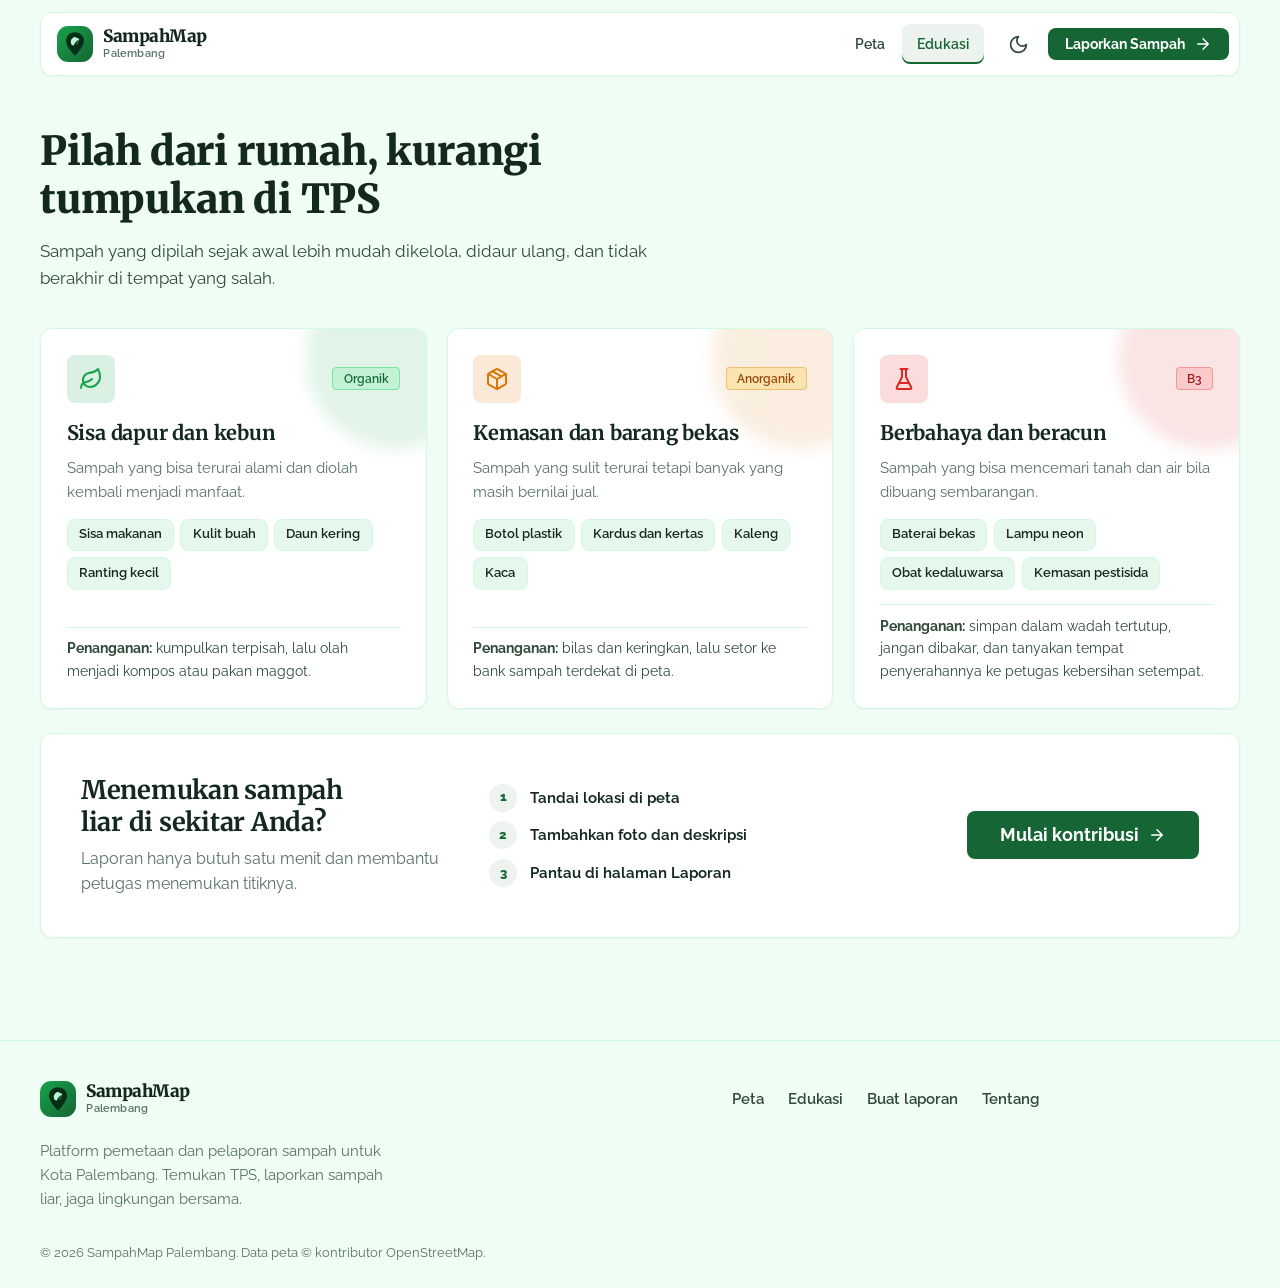
<file: edukasi.html>
<!DOCTYPE html>
<html lang="id" data-theme="light">

<head>
  <meta charset="UTF-8">
  <meta name="viewport" content="width=device-width, initial-scale=1, viewport-fit=cover">
  <meta name="theme-color" content="#F0FDF4">
  <meta name="color-scheme" content="light dark">
  <meta name="description" content="Kenali sampah organik, anorganik, dan B3 serta cara menanganinya dari rumah.">
  <title>Edukasi Memilah Sampah | SampahMap Palembang</title>
  <script>(function(){try{var t=localStorage.getItem('sm-theme');if(!t)t=matchMedia('(prefers-color-scheme: dark)').matches?'dark':'light';document.documentElement.setAttribute('data-theme',t)}catch(e){}})()</script>

  <!-- PWA -->
  <link rel="manifest" href="manifest.json">
  <link rel="icon" href="icon.svg" type="image/svg+xml">
  <link rel="apple-touch-icon" href="icon192.jpg">
  <meta name="apple-mobile-web-app-capable" content="yes">
  <meta name="mobile-web-app-capable" content="yes">
  <meta name="apple-mobile-web-app-status-bar-style" content="black-translucent">

  <!-- Font: Plus Jakarta Sans -->
  <link rel="preconnect" href="https://fonts.googleapis.com">
  <link rel="preconnect" href="https://fonts.gstatic.com" crossorigin>
  <link rel="stylesheet" href="https://fonts.googleapis.com/css2?family=Merriweather:wght@700;900&family=Raleway:wght@400;600;700&family=IBM+Plex+Mono:wght@500&display=swap" media="print" onload="this.media='all'">
  <noscript><link rel="stylesheet" href="https://fonts.googleapis.com/css2?family=Merriweather:wght@700;900&family=Raleway:wght@400;600;700&family=IBM+Plex+Mono:wght@500&display=swap"></noscript>

  <link rel="stylesheet" href="style.css">
  <link rel="stylesheet" href="home.css">
  <link rel="stylesheet" href="pages.css">
  <link rel="stylesheet" href="greenearth.css">
</head>
<body>
  <a class="sr-only" href="#main">Lewati ke konten utama</a>

  <!-- NAVBAR -->
  <header class="navbar">
    <div class="nav-inner glass">
      <a class="brand" href="index.html" aria-label="SampahMap Palembang, beranda">
        <svg class="brand-mark" viewBox="0 0 32 32" aria-hidden="true"><use href="#i-logo"/></svg>
        <span class="brand-text">SampahMap<small>Palembang</small></span>
      </a>

      <nav class="nav-links" aria-label="Navigasi utama">
        <a class="nav-link" href="peta.html">Peta</a>
        <a class="nav-link" href="edukasi.html" aria-current="page">Edukasi</a>
      </nav>

      <div class="nav-actions">
        <button type="button" id="installAppBtn" class="btn btn-ghost btn-install" data-install hidden>
          <svg class="i" aria-hidden="true"><use href="#i-download"/></svg> Install
        </button>
        <button type="button" class="icon-btn theme-toggle" data-theme-toggle aria-label="Ganti ke mode gelap" aria-pressed="false">
          <svg class="i i-moon" aria-hidden="true"><use href="#i-moon"/></svg><svg class="i i-sun" aria-hidden="true"><use href="#i-sun"/></svg>
        </button>
        <a class="btn btn-primary btn-sm nav-cta" href="lapor.html">Laporkan Sampah <svg class="i arrow" aria-hidden="true"><use href="#i-arrow"/></svg></a>
        <button type="button" id="menuButton" class="icon-btn" aria-label="Buka menu" aria-expanded="false" aria-controls="sideMenu">
          <svg class="i" aria-hidden="true"><use href="#i-menu"/></svg>
        </button>
      </div>
    </div>
  </header>

  <!-- DRAWER MENU -->
  <div id="menuOverlay" class="menu-overlay"></div>
  <aside id="sideMenu" class="side-menu" aria-label="Menu navigasi">
    <div class="side-menu-header">
      <a class="brand" href="index.html" aria-label="SampahMap Palembang, beranda">
        <svg class="brand-mark" viewBox="0 0 32 32" aria-hidden="true"><use href="#i-logo"/></svg>
        <span class="brand-text">SampahMap<small>Palembang</small></span>
      </a>
      <button type="button" id="closeMenuButton" class="icon-btn" aria-label="Tutup menu"><svg class="i" aria-hidden="true"><use href="#i-x"/></svg></button>
    </div>

    <p class="side-menu-label">Jelajahi</p>
    <a href="index.html" class="side-menu-link"><svg class="i" aria-hidden="true"><use href="#i-home"/></svg><span>Beranda</span><svg class="i go" aria-hidden="true"><use href="#i-chevron"/></svg></a>
    <a href="peta.html" class="side-menu-link"><svg class="i" aria-hidden="true"><use href="#i-map"/></svg><span>Peta</span><svg class="i go" aria-hidden="true"><use href="#i-chevron"/></svg></a>
    <a href="edukasi.html" class="side-menu-link active" aria-current="page"><svg class="i" aria-hidden="true"><use href="#i-book"/></svg><span>Edukasi</span><svg class="i go" aria-hidden="true"><use href="#i-chevron"/></svg></a>

    <p class="side-menu-label">Informasi</p>
    <a href="tentang.html" class="side-menu-link"><svg class="i" aria-hidden="true"><use href="#i-info"/></svg><span>Tentang SampahMap</span><svg class="i go" aria-hidden="true"><use href="#i-chevron"/></svg></a>

    <div class="side-menu-foot">
      <button type="button" class="btn btn-ghost btn-block" data-install hidden><svg class="i" aria-hidden="true"><use href="#i-download"/></svg> Install aplikasi</button>
    </div>
  </aside>

  <main id="main">
    <div class="container page-wrap">
      <header class="page-head">
        <h1>Pilah dari rumah, kurangi tumpukan di TPS</h1>
        <p>Sampah yang dipilah sejak awal lebih mudah dikelola, didaur ulang, dan tidak berakhir di tempat yang salah.</p>
      </header>

      <div class="edu-grid">
        <article class="edu-card" style="--c:#16A34A">
          <div class="edu-top"><span class="edu-ico"><svg class="i" aria-hidden="true"><use href="#i-leaf"/></svg></span><span class="badge badge--selesai badge--plain">Organik</span></div>
          <h3>Sisa dapur dan kebun</h3>
          <p>Sampah yang bisa terurai alami dan diolah kembali menjadi manfaat.</p>
          <ul class="edu-list"><li>Sisa makanan</li><li>Kulit buah</li><li>Daun kering</li><li>Ranting kecil</li></ul>
          <p class="edu-tip"><strong>Penanganan:</strong> kumpulkan terpisah, lalu olah menjadi kompos atau pakan maggot.</p>
        </article>

        <article class="edu-card" style="--c:#D97706">
          <div class="edu-top"><span class="edu-ico"><svg class="i" aria-hidden="true"><use href="#i-box"/></svg></span><span class="badge badge--sedang badge--plain">Anorganik</span></div>
          <h3>Kemasan dan barang bekas</h3>
          <p>Sampah yang sulit terurai tetapi banyak yang masih bernilai jual.</p>
          <ul class="edu-list"><li>Botol plastik</li><li>Kardus dan kertas</li><li>Kaleng</li><li>Kaca</li></ul>
          <p class="edu-tip"><strong>Penanganan:</strong> bilas dan keringkan, lalu setor ke bank sampah terdekat di peta.</p>
        </article>

        <article class="edu-card" style="--c:#DC2626">
          <div class="edu-top"><span class="edu-ico"><svg class="i" aria-hidden="true"><use href="#i-flask"/></svg></span><span class="badge badge--tinggi badge--plain">B3</span></div>
          <h3>Berbahaya dan beracun</h3>
          <p>Sampah yang bisa mencemari tanah dan air bila dibuang sembarangan.</p>
          <ul class="edu-list"><li>Baterai bekas</li><li>Lampu neon</li><li>Obat kedaluwarsa</li><li>Kemasan pestisida</li></ul>
          <p class="edu-tip"><strong>Penanganan:</strong> simpan dalam wadah tertutup, jangan dibakar, dan tanyakan tempat penyerahannya ke petugas kebersihan setempat.</p>
        </article>
      </div>

      <div class="cta-band glass">
        <div class="cta-copy">
          <h3>Menemukan sampah liar di sekitar Anda?</h3>
          <p>Laporan hanya butuh satu menit dan membantu petugas menemukan titiknya.</p>
        </div>
        <ol class="cta-steps">
          <li><span>1</span>Tandai lokasi di peta</li>
          <li><span>2</span>Tambahkan foto dan deskripsi</li>
          <li><span>3</span>Pantau di halaman Laporan</li>
        </ol>
        <a class="btn btn-primary btn-lg" href="lapor.html">Mulai kontribusi <svg class="i arrow" aria-hidden="true"><use href="#i-arrow"/></svg></a>
      </div>
    </div>
  </main>

  <!-- FOOTER -->
  <footer class="footer">
    <div class="container">
      <div class="footer-grid">
        <div>
          <a class="brand" href="index.html" aria-label="SampahMap Palembang, beranda">
            <svg class="brand-mark" viewBox="0 0 32 32" aria-hidden="true"><use href="#i-logo"/></svg>
            <span class="brand-text">SampahMap<small>Palembang</small></span>
          </a>
          <p class="footer-blurb">Platform pemetaan dan pelaporan sampah untuk Kota Palembang. Temukan TPS, laporkan sampah liar, jaga lingkungan bersama.</p>
        </div>
        <nav class="footer-links" aria-label="Tautan footer">
          <a href="peta.html">Peta</a>
          <a href="edukasi.html">Edukasi</a>
          <a href="lapor.html">Buat laporan</a>
          <a href="tentang.html">Tentang</a>
        </nav>
      </div>
      <p class="footer-bottom">&copy; <span data-year>2026</span> SampahMap Palembang. Data peta &copy; kontributor OpenStreetMap.</p>
    </div>
  </footer>

  <!-- NAVIGASI BAWAH (mobile) -->
  <nav class="bottom-nav glass" aria-label="Navigasi bawah">
    <a class="nav-item" href="index.html"><svg class="i" aria-hidden="true"><use href="#i-home"/></svg><small>Beranda</small></a>
    <a class="nav-item" href="peta.html"><svg class="i" aria-hidden="true"><use href="#i-map"/></svg><small>Peta</small></a>
    <a class="nav-fab" href="lapor.html" aria-label="Laporkan sampah"><span class="fab-icon"><svg class="i" aria-hidden="true"><use href="#i-plus"/></svg></span><small>Lapor</small></a>
    <a class="nav-item is-active" href="edukasi.html" aria-current="page"><svg class="i" aria-hidden="true"><use href="#i-book"/></svg><small>Edukasi</small></a>
    <a class="nav-item" href="tentang.html"><svg class="i" aria-hidden="true"><use href="#i-info"/></svg><small>Tentang</small></a>
  </nav>

  <script defer src="theme.js"></script>
</body>

</html>
</file>
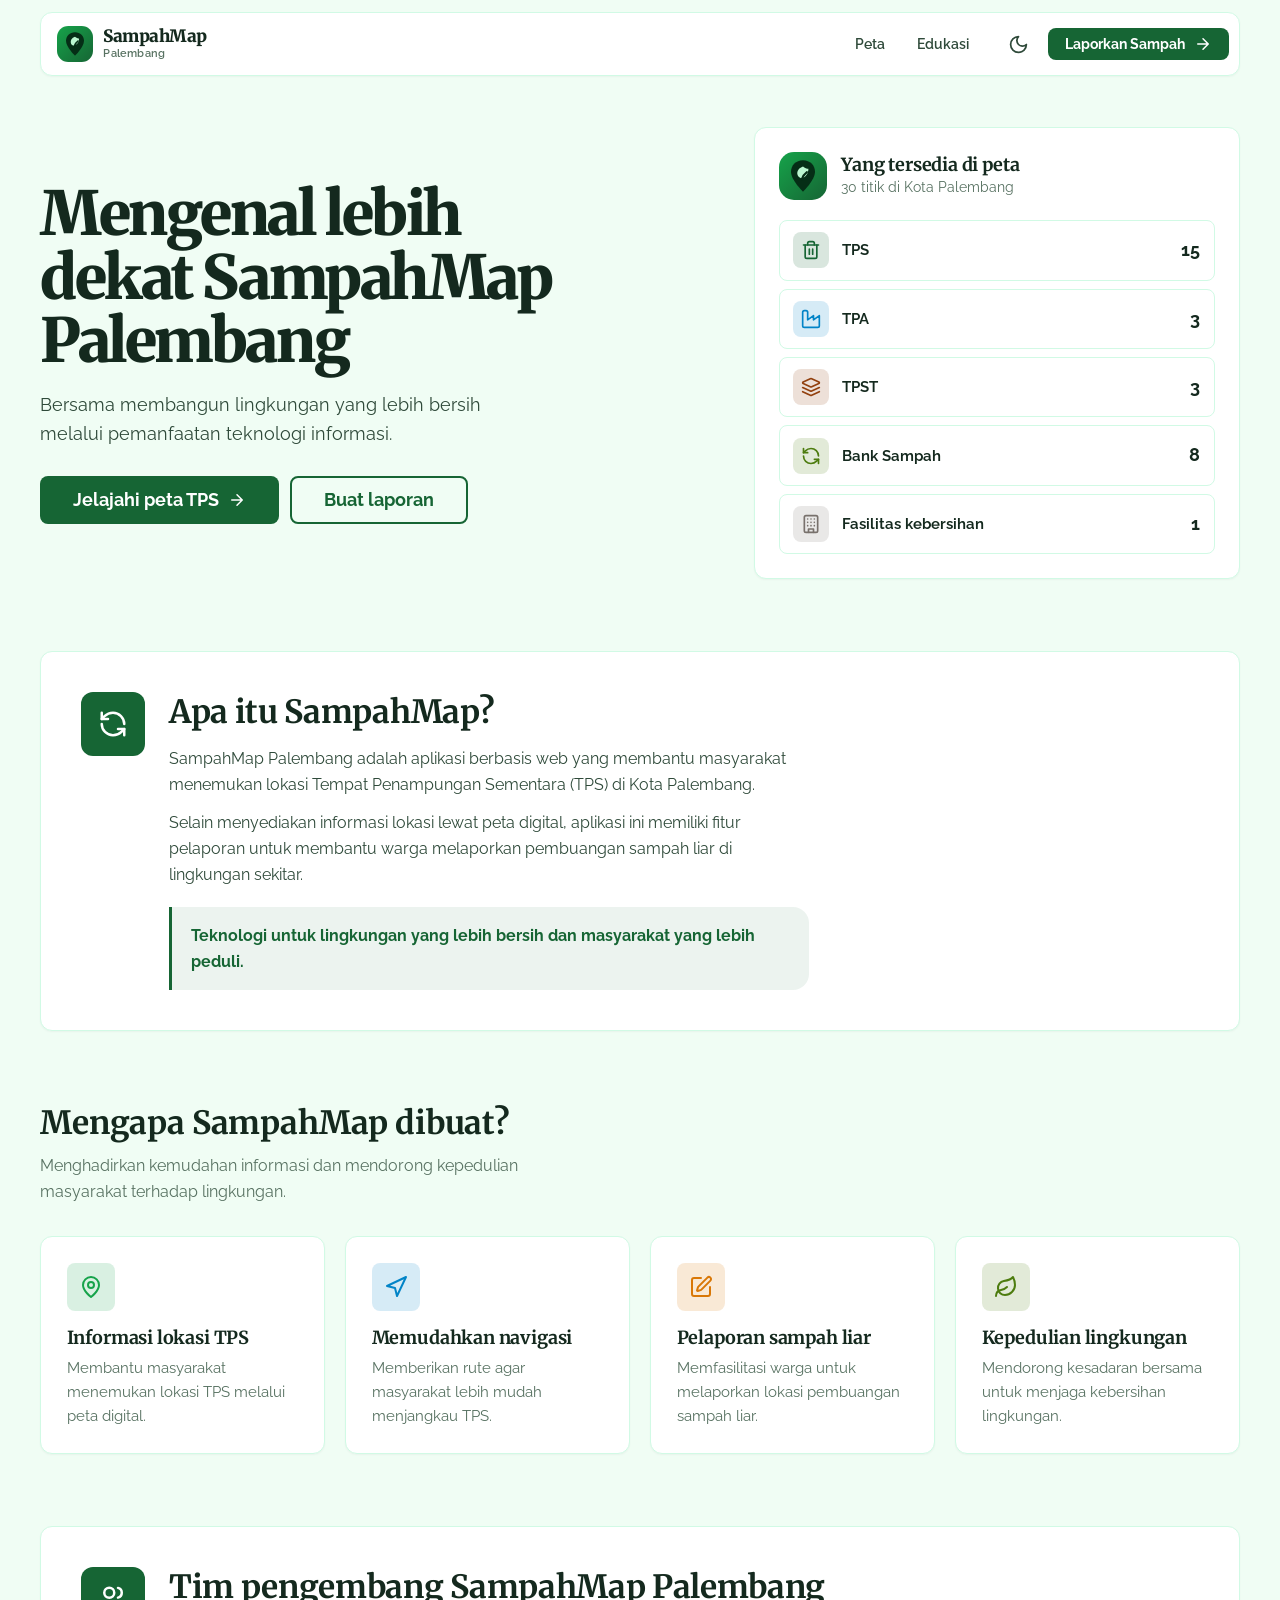
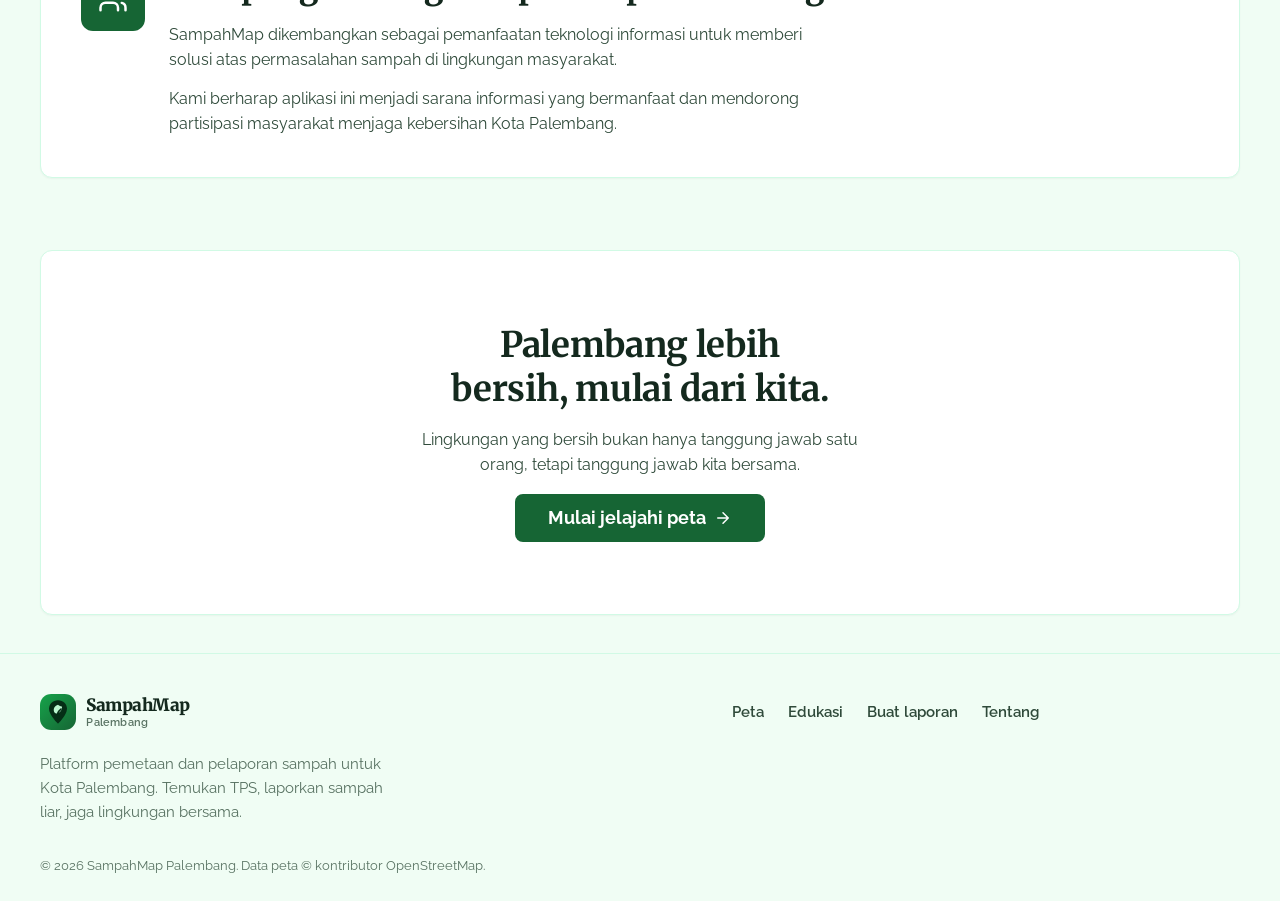
<file: tentang.html>
<!DOCTYPE html>
<html lang="id" data-theme="light">

<head>
  <meta charset="UTF-8">
  <meta name="viewport" content="width=device-width, initial-scale=1, viewport-fit=cover">
  <meta name="theme-color" content="#F0FDF4">
  <meta name="color-scheme" content="light dark">
  <meta name="description" content="Mengenal SampahMap Palembang, aplikasi peta lingkungan dan pelaporan sampah liar.">
  <title>Tentang Kami | SampahMap Palembang</title>
  <script>(function(){try{var t=localStorage.getItem('sm-theme');if(!t)t=matchMedia('(prefers-color-scheme: dark)').matches?'dark':'light';document.documentElement.setAttribute('data-theme',t)}catch(e){}})()</script>

  <!-- PWA -->
  <link rel="manifest" href="manifest.json">
  <link rel="icon" href="icon.svg" type="image/svg+xml">
  <link rel="apple-touch-icon" href="icon192.jpg">
  <meta name="apple-mobile-web-app-capable" content="yes">
  <meta name="mobile-web-app-capable" content="yes">
  <meta name="apple-mobile-web-app-status-bar-style" content="black-translucent">

  <!-- Font: Plus Jakarta Sans -->
  <link rel="preconnect" href="https://fonts.googleapis.com">
  <link rel="preconnect" href="https://fonts.gstatic.com" crossorigin>
  <link rel="stylesheet" href="https://fonts.googleapis.com/css2?family=Merriweather:wght@700;900&family=Raleway:wght@400;600;700&family=IBM+Plex+Mono:wght@500&display=swap" media="print" onload="this.media='all'">
  <noscript><link rel="stylesheet" href="https://fonts.googleapis.com/css2?family=Merriweather:wght@700;900&family=Raleway:wght@400;600;700&family=IBM+Plex+Mono:wght@500&display=swap"></noscript>

  <link rel="stylesheet" href="style.css">
  <link rel="stylesheet" href="tentang.css">
  <link rel="stylesheet" href="greenearth.css">
</head>
<body>
  <a class="sr-only" href="#main">Lewati ke konten utama</a>

  <!-- NAVBAR -->
  <header class="navbar">
    <div class="nav-inner glass">
      <a class="brand" href="index.html" aria-label="SampahMap Palembang, beranda">
        <svg class="brand-mark" viewBox="0 0 32 32" aria-hidden="true"><use href="#i-logo"/></svg>
        <span class="brand-text">SampahMap<small>Palembang</small></span>
      </a>

      <nav class="nav-links" aria-label="Navigasi utama">
        <a class="nav-link" href="peta.html">Peta</a>
        <a class="nav-link" href="edukasi.html">Edukasi</a>
      </nav>

      <div class="nav-actions">
        <button type="button" id="installAppBtn" class="btn btn-ghost btn-install" data-install hidden>
          <svg class="i" aria-hidden="true"><use href="#i-download"/></svg> Install
        </button>
        <button type="button" class="icon-btn theme-toggle" data-theme-toggle aria-label="Ganti ke mode gelap" aria-pressed="false">
          <svg class="i i-moon" aria-hidden="true"><use href="#i-moon"/></svg><svg class="i i-sun" aria-hidden="true"><use href="#i-sun"/></svg>
        </button>
        <a class="btn btn-primary btn-sm nav-cta" href="lapor.html">Laporkan Sampah <svg class="i arrow" aria-hidden="true"><use href="#i-arrow"/></svg></a>
        <button type="button" id="menuButton" class="icon-btn" aria-label="Buka menu" aria-expanded="false" aria-controls="sideMenu">
          <svg class="i" aria-hidden="true"><use href="#i-menu"/></svg>
        </button>
      </div>
    </div>
  </header>

  <!-- DRAWER MENU -->
  <div id="menuOverlay" class="menu-overlay"></div>
  <aside id="sideMenu" class="side-menu" aria-label="Menu navigasi">
    <div class="side-menu-header">
      <a class="brand" href="index.html" aria-label="SampahMap Palembang, beranda">
        <svg class="brand-mark" viewBox="0 0 32 32" aria-hidden="true"><use href="#i-logo"/></svg>
        <span class="brand-text">SampahMap<small>Palembang</small></span>
      </a>
      <button type="button" id="closeMenuButton" class="icon-btn" aria-label="Tutup menu"><svg class="i" aria-hidden="true"><use href="#i-x"/></svg></button>
    </div>

    <p class="side-menu-label">Jelajahi</p>
    <a href="index.html" class="side-menu-link"><svg class="i" aria-hidden="true"><use href="#i-home"/></svg><span>Beranda</span><svg class="i go" aria-hidden="true"><use href="#i-chevron"/></svg></a>
    <a href="peta.html" class="side-menu-link"><svg class="i" aria-hidden="true"><use href="#i-map"/></svg><span>Peta</span><svg class="i go" aria-hidden="true"><use href="#i-chevron"/></svg></a>
    <a href="edukasi.html" class="side-menu-link"><svg class="i" aria-hidden="true"><use href="#i-book"/></svg><span>Edukasi</span><svg class="i go" aria-hidden="true"><use href="#i-chevron"/></svg></a>

    <p class="side-menu-label">Informasi</p>
    <a href="tentang.html" class="side-menu-link active" aria-current="page"><svg class="i" aria-hidden="true"><use href="#i-info"/></svg><span>Tentang SampahMap</span><svg class="i go" aria-hidden="true"><use href="#i-chevron"/></svg></a>

    <div class="side-menu-foot">
      <button type="button" class="btn btn-ghost btn-block" data-install hidden><svg class="i" aria-hidden="true"><use href="#i-download"/></svg> Install aplikasi</button>
    </div>
  </aside>

  <main id="main" class="container">

    <!-- HERO -->
    <section class="about-hero">
      <div class="about-copy">
        <h1>Mengenal lebih dekat SampahMap Palembang</h1>
        <p>Bersama membangun lingkungan yang lebih bersih melalui pemanfaatan teknologi informasi.</p>
        <div class="about-actions">
          <a class="btn btn-primary btn-lg" href="peta.html">Jelajahi peta TPS <svg class="i arrow" aria-hidden="true"><use href="#i-arrow"/></svg></a>
          <a class="btn btn-ghost btn-lg" href="lapor.html">Buat laporan</a>
        </div>
      </div>

      <aside class="about-card glass" aria-labelledby="inventoryTitle">
        <div class="about-card-head">
          <svg class="brand-mark" viewBox="0 0 32 32" aria-hidden="true"><use href="#i-logo"/></svg>
          <div>
            <h2 id="inventoryTitle">Yang tersedia di peta</h2>
            <p><span id="aboutTotal">36</span> titik di Kota Palembang</p>
          </div>
        </div>
        <ul class="inventory" id="inventory"></ul>
      </aside>
    </section>

    <!-- APA ITU -->
    <section class="about-intro glass">
      <div class="about-intro-ico"><svg class="i" aria-hidden="true"><use href="#i-recycle"/></svg></div>
      <div>
        <h2>Apa itu SampahMap?</h2>
        <p>SampahMap Palembang adalah aplikasi berbasis web yang membantu masyarakat menemukan lokasi Tempat Penampungan Sementara (TPS) di Kota Palembang.</p>
        <p>Selain menyediakan informasi lokasi lewat peta digital, aplikasi ini memiliki fitur pelaporan untuk membantu warga melaporkan pembuangan sampah liar di lingkungan sekitar.</p>
        <p class="about-quote">Teknologi untuk lingkungan yang lebih bersih dan masyarakat yang lebih peduli.</p>
      </div>
    </section>

    <!-- TUJUAN -->
    <section class="goals" aria-labelledby="goalsTitle">
      <div class="section-head">
        <div>
          <h2 id="goalsTitle">Mengapa SampahMap dibuat?</h2>
          <p>Menghadirkan kemudahan informasi dan mendorong kepedulian masyarakat terhadap lingkungan.</p>
        </div>
      </div>
      <div class="goal-grid">
        <article class="goal-card" style="--c:#16A34A">
          <span class="goal-icon"><svg class="i" aria-hidden="true"><use href="#i-pin"/></svg></span>
          <h3>Informasi lokasi TPS</h3>
          <p>Membantu masyarakat menemukan lokasi TPS melalui peta digital.</p>
        </article>
        <article class="goal-card" style="--c:#0284C7">
          <span class="goal-icon"><svg class="i" aria-hidden="true"><use href="#i-locate"/></svg></span>
          <h3>Memudahkan navigasi</h3>
          <p>Memberikan rute agar masyarakat lebih mudah menjangkau TPS.</p>
        </article>
        <article class="goal-card" style="--c:#D97706">
          <span class="goal-icon"><svg class="i" aria-hidden="true"><use href="#i-clipboard"/></svg></span>
          <h3>Pelaporan sampah liar</h3>
          <p>Memfasilitasi warga untuk melaporkan lokasi pembuangan sampah liar.</p>
        </article>
        <article class="goal-card" style="--c:#4D7C0F">
          <span class="goal-icon"><svg class="i" aria-hidden="true"><use href="#i-leaf"/></svg></span>
          <h3>Kepedulian lingkungan</h3>
          <p>Mendorong kesadaran bersama untuk menjaga kebersihan lingkungan.</p>
        </article>
      </div>
    </section>

    <!-- TIM -->
    <section class="about-team glass">
      <div class="team-ico"><svg class="i" aria-hidden="true"><use href="#i-users"/></svg></div>
      <div>
        <h2>Tim pengembang SampahMap Palembang</h2>
        <p>SampahMap dikembangkan sebagai pemanfaatan teknologi informasi untuk memberi solusi atas permasalahan sampah di lingkungan masyarakat.</p>
        <p>Kami berharap aplikasi ini menjadi sarana informasi yang bermanfaat dan mendorong partisipasi masyarakat menjaga kebersihan Kota Palembang.</p>
      </div>
    </section>

    <!-- PENUTUP -->
    <section class="about-closing">
      <h2>Palembang lebih bersih, mulai dari kita.</h2>
      <p>Lingkungan yang bersih bukan hanya tanggung jawab satu orang, tetapi tanggung jawab kita bersama.</p>
      <a class="btn btn-primary btn-lg" href="peta.html">Mulai jelajahi peta <svg class="i arrow" aria-hidden="true"><use href="#i-arrow"/></svg></a>
    </section>

  </main>

  <!-- FOOTER -->
  <footer class="footer">
    <div class="container">
      <div class="footer-grid">
        <div>
          <a class="brand" href="index.html" aria-label="SampahMap Palembang, beranda">
            <svg class="brand-mark" viewBox="0 0 32 32" aria-hidden="true"><use href="#i-logo"/></svg>
            <span class="brand-text">SampahMap<small>Palembang</small></span>
          </a>
          <p class="footer-blurb">Platform pemetaan dan pelaporan sampah untuk Kota Palembang. Temukan TPS, laporkan sampah liar, jaga lingkungan bersama.</p>
        </div>
        <nav class="footer-links" aria-label="Tautan footer">
          <a href="peta.html">Peta</a>
          <a href="edukasi.html">Edukasi</a>
          <a href="lapor.html">Buat laporan</a>
          <a href="tentang.html">Tentang</a>
        </nav>
      </div>
      <p class="footer-bottom">&copy; <span data-year>2026</span> SampahMap Palembang. Data peta &copy; kontributor OpenStreetMap.</p>
    </div>
  </footer>

  <!-- NAVIGASI BAWAH (mobile) -->
  <nav class="bottom-nav glass" aria-label="Navigasi bawah">
    <a class="nav-item" href="index.html"><svg class="i" aria-hidden="true"><use href="#i-home"/></svg><small>Beranda</small></a>
    <a class="nav-item" href="peta.html"><svg class="i" aria-hidden="true"><use href="#i-map"/></svg><small>Peta</small></a>
    <a class="nav-fab" href="lapor.html" aria-label="Laporkan sampah"><span class="fab-icon"><svg class="i" aria-hidden="true"><use href="#i-plus"/></svg></span><small>Lapor</small></a>
    <a class="nav-item" href="edukasi.html"><svg class="i" aria-hidden="true"><use href="#i-book"/></svg><small>Edukasi</small></a>
    <a class="nav-item is-active" href="tentang.html" aria-current="page"><svg class="i" aria-hidden="true"><use href="#i-info"/></svg><small>Tentang</small></a>
  </nav>

  <script defer src="theme.js"></script>
  <script defer src="tps-data.js"></script>
  <script>
    document.addEventListener("DOMContentLoaded", function () {
      var list = document.getElementById("inventory");
      if (!list || typeof tpsLocations === "undefined") return;
      var cats = {
        tps: ["TPS", "#166534", "trash"], tpa: ["TPA", "#0284c7", "factory"], tpst: ["TPST", "#92400E", "layers"],
        banksampah: ["Bank Sampah", "#4D7C0F", "recycle"], fasilitas: ["Fasilitas kebersihan", "#78716C", "building"]
      };
      var counts = {}, total = 0;
      tpsLocations.filter(Boolean).forEach(function (l) { var k = cats[l.type] ? l.type : "tps"; counts[k] = (counts[k] || 0) + 1; total++; });
      document.getElementById("aboutTotal").textContent = total;
      Object.keys(cats).forEach(function (k) {
        var li = document.createElement("li");
        li.style.setProperty("--c", cats[k][1]);
        li.innerHTML = '<span class="inv-ico">' + window.SM.iconHTML(cats[k][2]) + '</span><span class="inv-name"></span><strong></strong>';
        li.querySelector(".inv-name").textContent = cats[k][0];
        li.querySelector("strong").textContent = counts[k] || 0;
        list.appendChild(li);
      });
    });
  </script>
</body>

</html>
</file>
<file: style.css>
/* =========================================================
   SampahMap Palembang — Design System (global)
   Eco-futuristic · glass · emerald · dark/light
   ========================================================= */

/* ---------- 1. TOKENS ---------- */
/* GreenEarth: hijau hutan, cokelat tanah, biru langit. Flat, berbatas jelas. */
:root {
  color-scheme: light;

  --font: "Raleway", system-ui, -apple-system, "Segoe UI", Roboto, sans-serif;
  --font-head: "Merriweather", Georgia, "Times New Roman", serif;
  --font-mono: "IBM Plex Mono", ui-monospace, Menlo, Consolas, monospace;

  --bg: #F0FDF4;
  --card: #ffffff;
  --card-2: #E6F8EC;
  --ink: #14291E;
  --ink-2: #2F4A3A;
  --muted: #587262;
  --line: #D1FAE5;
  --line-strong: #86EFAC;

  --glass: #ffffff;
  --glass-strong: #ffffff;

  --em: #166534;
  --em-600: #14532D;
  --em-ink: #166534;
  --mint: #166534;
  --em-soft: rgba(22, 101, 52, 0.08);
  --on-em: #ffffff;

  --cyan: #0284C7;
  --cyan-ink: #0369A1;
  --cyan-soft: rgba(2, 132, 199, 0.10);

  --lime: #16A34A;

  --amber: #D97706;
  --amber-ink: #92400E;
  --amber-soft: #FEF3C7;

  --rose: #DC2626;
  --rose-ink: #991B1B;
  --rose-soft: #FEE2E2;

  --earth: #92400E;
  --earth-600: #78350F;

  --slate-soft: rgba(88, 114, 98, 0.12);

  --shadow-sm: 0 1px 2px rgba(0, 0, 0, 0.04);
  --shadow-md: 0 2px 4px rgba(0, 0, 0, 0.06);
  --shadow-lg: 0 4px 12px rgba(0, 0, 0, 0.08);
  --glow: 0 0 0 3px rgba(22, 101, 52, 0.2);

  --r-sm: 4px;
  --r-md: 8px;
  --r-lg: 12px;
  --r-xl: 12px;

  --nav-h: 64px;
  --ease: cubic-bezier(0.2, 0.7, 0.2, 1);
  --wrap: 1200px;
}

:root[data-theme="dark"] {
  color-scheme: dark;

  --bg: #0B1F14;
  --card: #12301F;
  --card-2: #0F2819;
  --ink: #ECFDF5;
  --ink-2: #C7E8D3;
  --muted: #8FB09B;
  --line: rgba(209, 250, 229, 0.14);
  --line-strong: rgba(134, 239, 172, 0.32);

  --glass: #12301F;
  --glass-strong: #12301F;

  --em: #22C55E;
  --em-600: #16A34A;
  --em-ink: #86EFAC;
  --mint: #22C55E;
  --em-soft: rgba(134, 239, 172, 0.12);
  --on-em: #052E16;

  --cyan: #38BDF8;
  --cyan-ink: #7DD3FC;
  --cyan-soft: rgba(56, 189, 248, 0.14);
  --amber-ink: #FCD34D;
  --amber-soft: rgba(217, 119, 6, 0.2);
  --rose-ink: #FCA5A5;
  --rose-soft: rgba(220, 38, 38, 0.2);
  --earth: #B45309;
  --earth-600: #92400E;
  --slate-soft: rgba(143, 176, 155, 0.16);

  --shadow-sm: 0 1px 2px rgba(0, 0, 0, 0.3);
  --shadow-md: 0 2px 4px rgba(0, 0, 0, 0.35);
  --shadow-lg: 0 4px 12px rgba(0, 0, 0, 0.45);
  --glow: 0 0 0 3px rgba(34, 197, 94, 0.3);
}

/* ---------- 2. RESET & BASE ---------- */
*, *::before, *::after { box-sizing: border-box; }

html {
  -webkit-text-size-adjust: 100%;
  scroll-behavior: smooth;
  scroll-padding-top: calc(var(--nav-h) + 32px);
}

body {
  margin: 0;
  min-height: 100dvh;
  font-family: var(--font);
  font-size: 1rem;
  line-height: 1.65;
  color: var(--ink);
  background: var(--bg);
  -webkit-font-smoothing: antialiased;
  text-rendering: optimizeLegibility;
  padding-bottom: calc(96px + env(safe-area-inset-bottom));
  overflow-x: clip;
}

h1, h2, h3, h4, p, ul, ol, dl, dd, figure { margin: 0; }
ul, ol { padding: 0; list-style: none; }
img, svg { display: block; max-width: 100%; }
a { color: inherit; }
button, input, select, textarea { font: inherit; color: inherit; }
button { cursor: pointer; }
[hidden] { display: none !important; }

h1, h2, h3, h4 { font-family: var(--font-head); font-weight: 700; letter-spacing: -0.01em; line-height: 1.25; text-wrap: balance; }
h1 { font-weight: 900; line-height: 1.2; }

:focus-visible {
  outline: 2px solid var(--cyan);
  outline-offset: 3px;
  border-radius: 8px;
}

.i {
  width: 1.25em;
  height: 1.25em;
  flex: none;
  fill: none;
  stroke: currentColor;
  stroke-width: 2;
  stroke-linecap: round;
  stroke-linejoin: round;
}

.sr-only {
  position: absolute; width: 1px; height: 1px; padding: 0; margin: -1px;
  overflow: hidden; clip: rect(0, 0, 0, 0); white-space: nowrap; border: 0;
}

.no-scroll { overflow: hidden; }

.container {
  width: min(100% - clamp(32px, 7vw, 64px), var(--wrap));
  margin-inline: auto;
}

/* Transisi tema yang mulus (hanya saat tema berganti) */
.theme-anim *, .theme-anim *::before, .theme-anim *::after {
  transition: background-color 0.4s ease, border-color 0.4s ease, color 0.4s ease,
    fill 0.4s ease, stroke 0.4s ease, box-shadow 0.4s ease !important;
}

/* ---------- 3. GLASS ---------- */
.glass {
  background: var(--glass);
  border: 1px solid var(--line);
  box-shadow: var(--shadow-sm);
}
@supports not ((backdrop-filter: blur(1px)) or (-webkit-backdrop-filter: blur(1px))) {
  .glass { background: var(--glass-strong); }
}

/* ---------- 4. BUTTONS ---------- */
.btn {
  display: inline-flex;
  align-items: center;
  justify-content: center;
  gap: 0.55rem;
  min-height: 46px;
  padding: 0 1.35rem;
  border: 1px solid transparent;
  border-radius: 8px;
  font-size: 0.9375rem;
  font-weight: 700;
  line-height: 1;
  text-decoration: none;
  white-space: nowrap;
  cursor: pointer;
  transition: transform 0.28s var(--ease), box-shadow 0.28s var(--ease),
    background-color 0.25s, border-color 0.25s, color 0.25s;
}
.btn .i { width: 18px; height: 18px; transition: transform 0.28s var(--ease); }
.btn:hover .arrow { transform: translateX(4px); }
.btn:hover .arrow-up { transform: translate(2px, -2px); }
.btn:active { transform: scale(0.97); }
.btn:disabled, .btn[aria-disabled="true"] { opacity: 0.55; cursor: not-allowed; transform: none; }

.btn-primary {
  background: var(--em);
  color: var(--on-em);
  box-shadow: none;
}
.btn-primary:hover:not(:disabled) {
  transform: translateY(-2px);
  box-shadow: none;
}
.btn-ghost {
  background: transparent;
  border-color: var(--line-strong);
  color: var(--ink);
}
.btn-ghost:hover:not(:disabled) {
  background: var(--em-soft);
  border-color: var(--line-strong);
  transform: translateY(-2px);
}
.btn-glass {
  background: var(--glass);
  border-color: var(--line);
  color: var(--ink);
}
.btn-glass:hover:not(:disabled) { border-color: var(--line-strong); transform: translateY(-2px); }
.btn-danger { background: var(--rose-soft); color: var(--rose-ink); border-color: rgba(220, 38, 38, 0.3); }
.btn-danger:hover:not(:disabled) { background: #B91C1C; }
.btn-sm { min-height: 38px; padding: 0 1rem; font-size: 0.8125rem; }
.btn-lg { min-height: 54px; padding: 0 1.75rem; font-size: 1rem; }
.btn-block { width: 100%; }
.btn-icon { width: 44px; min-height: 44px; padding: 0; }
.btn-icon .i { width: 20px; height: 20px; }

/* ---------- 5. BADGES & CHIPS ---------- */
.badge {
  display: inline-flex;
  align-items: center;
  gap: 0.4rem;
  padding: 0.32rem 0.7rem;
  border-radius: 8px;
  border: 1px solid var(--b-bd, var(--line));
  background: var(--b-bg, var(--slate-soft));
  color: var(--b-fg, var(--ink-2));
  font-size: 0.75rem;
  font-weight: 700;
  line-height: 1;
  white-space: nowrap;
}
.badge::before {
  content: "";
  width: 6px; height: 6px;
  border-radius: 50%;
  background: var(--b-dot, currentColor);
}
.badge--plain::before { display: none; }
.badge--menunggu { --b-bg: var(--amber-soft); --b-fg: var(--amber-ink); --b-bd: rgba(217, 119, 6, 0.35); }
.badge--diproses { --b-bg: var(--cyan-soft); --b-fg: var(--cyan-ink); --b-bd: rgba(2, 132, 199, 0.35); }
.badge--selesai { --b-bg: var(--em-soft); --b-fg: var(--em-ink); --b-bd: var(--line-strong); }
.badge--tinggi { --b-bg: var(--rose-soft); --b-fg: var(--rose-ink); --b-bd: rgba(220, 38, 38, 0.3); }
.badge--sedang { --b-bg: var(--amber-soft); --b-fg: var(--amber-ink); --b-bd: rgba(217, 119, 6, 0.35); }
.badge--rendah { --b-bg: var(--slate-soft); --b-fg: var(--ink-2); --b-bd: var(--line); }
.badge--solid {
  background: var(--glass-strong);
}

.chip {
  display: inline-flex;
  align-items: center;
  gap: 0.5rem;
  min-height: 40px;
  padding: 0 0.95rem;
  border: 1px solid var(--line-strong);
  border-radius: 8px;
  background: var(--glass);
  color: var(--ink-2);
  font-size: 0.8125rem;
  font-weight: 650;
  white-space: nowrap;
  transition: transform 0.25s var(--ease), border-color 0.25s, background-color 0.25s, color 0.25s, opacity 0.25s;
}
.chip:hover { transform: translateY(-2px); border-color: var(--line-strong); }
.chip .dot {
  width: 10px; height: 10px;
  border-radius: 50%;
  background: var(--c, var(--em));
  box-shadow: 0 0 0 3px color-mix(in srgb, var(--c, var(--em)) 22%, transparent);
  transition: background-color 0.25s, box-shadow 0.25s;
}
.chip .count { color: var(--muted); font-weight: 600; font-variant-numeric: tabular-nums; }
.chip[aria-pressed="false"] { color: var(--muted); }
.chip[aria-pressed="false"] .dot { background: transparent; box-shadow: inset 0 0 0 2px var(--c, var(--em)); }
.chip[aria-pressed="true"].chip-solid {
  background: var(--em-soft);
  border-color: var(--line-strong);
  color: var(--em-ink);
}

/* ---------- 6. NAVBAR ---------- */
.navbar {
  position: sticky;
  top: 0;
  z-index: 1000;
  padding: 12px clamp(12px, 3vw, 24px) 0;
  pointer-events: none;
}
.nav-inner {
  pointer-events: auto;
  display: flex;
  align-items: center;
  gap: 0.75rem;
  max-width: var(--wrap);
  height: var(--nav-h);
  margin-inline: auto;
  padding: 0 10px 0 16px;
  border-radius: 12px;
  box-shadow: var(--shadow-md);
}

.brand {
  display: inline-flex;
  align-items: center;
  gap: 0.65rem;
  text-decoration: none;
  margin-right: auto;
}
.brand-mark { width: 36px; height: 36px; transition: transform 0.5s var(--ease); }
.brand:hover .brand-mark { transform: rotate(-8deg) scale(1.06); }
.brand-text {
  display: flex;
  flex-direction: column;
  font-size: 1.0625rem;
  font-weight: 800;
  letter-spacing: -0.03em;
  line-height: 1.05;
}
.brand-text small {
  margin-top: 2px;
  font-size: 0.6875rem;
  font-weight: 600;
  letter-spacing: 0.02em;
  color: var(--muted);
}

.nav-links { display: none; align-items: center; gap: 2px; }
.nav-link {
  position: relative;
  display: inline-flex;
  align-items: center;
  gap: 0.45rem;
  padding: 0.55rem 0.95rem;
  border-radius: 8px;
  font-size: 0.9rem;
  font-weight: 650;
  color: var(--ink-2);
  text-decoration: none;
  transition: background-color 0.25s, color 0.25s;
}
.nav-link:hover { background: var(--em-soft); color: var(--ink); }
.nav-link.is-active, .nav-link[aria-current="page"] { background: var(--em-soft); color: var(--em-ink); }

.nav-actions { display: flex; align-items: center; gap: 0.5rem; }
.nav-cta { display: none; }

.icon-btn {
  display: inline-grid;
  place-items: center;
  width: 44px; height: 44px;
  border: 1px solid transparent;
  border-radius: 8px;
  background: transparent;
  color: var(--ink-2);
  transition: background-color 0.25s, color 0.25s, transform 0.25s var(--ease);
}
.icon-btn:hover { background: var(--em-soft); color: var(--ink); }
.icon-btn:active { transform: scale(0.92); }
.icon-btn .i { width: 21px; height: 21px; }

/* Ikon matahari/bulan saling bertukar */
.theme-toggle { position: relative; overflow: hidden; }
.theme-toggle .i { position: absolute; transition: transform 0.5s var(--ease), opacity 0.3s; }
.theme-toggle .i-sun { transform: translateY(150%) rotate(-60deg); opacity: 0; }
:root[data-theme="dark"] .theme-toggle .i-sun { transform: none; opacity: 1; }
:root[data-theme="dark"] .theme-toggle .i-moon { transform: translateY(-150%) rotate(60deg); opacity: 0; }

.btn-install { min-height: 40px; padding: 0 1rem; font-size: 0.8125rem; }

@media (min-width: 960px) {
  .nav-links { display: flex; }
  .nav-cta { display: inline-flex; }
  #menuButton { display: none; }
}

/* ---------- 7. DRAWER ---------- */
.menu-overlay {
  position: fixed;
  inset: 0;
  z-index: 1290;
  background: rgba(11, 31, 20, 0.55);
  opacity: 0;
  pointer-events: none;
  transition: opacity 0.35s ease;
}
.menu-overlay.show { opacity: 1; pointer-events: auto; }

.side-menu {
  position: fixed;
  top: 10px; right: 10px; bottom: 10px;
  z-index: 1300;
  display: flex;
  flex-direction: column;
  gap: 0.25rem;
  width: min(88vw, 360px);
  padding: 18px;
  border-radius: 12px;
  background: var(--glass-strong);
  border: 1px solid var(--line);
  box-shadow: var(--shadow-lg);
  transform: translateX(calc(100% + 24px));
  visibility: hidden;
  transition: transform 0.45s var(--ease), visibility 0s linear 0.45s;
  overflow-y: auto;
}
.side-menu.show { transform: none; visibility: visible; transition: transform 0.45s var(--ease), visibility 0s; }

.side-menu-header {
  display: flex;
  align-items: center;
  justify-content: space-between;
  margin-bottom: 0.75rem;
}
.side-menu-label {
  margin: 1rem 0 0.4rem 0.5rem;
  font-size: 0.75rem;
  font-weight: 700;
  color: var(--muted);
}
.side-menu-link {
  display: flex;
  align-items: center;
  gap: 0.85rem;
  padding: 0.85rem 0.9rem;
  border-radius: 8px;
  font-weight: 650;
  text-decoration: none;
  color: var(--ink);
  transition: background-color 0.25s, transform 0.25s var(--ease);
}
.side-menu-link .i { color: var(--em-ink); }
.side-menu-link .go { margin-left: auto; color: var(--muted); width: 1em; height: 1em; }
.side-menu-link:hover { background: var(--em-soft); transform: translateX(4px); }
.side-menu-link.active, .side-menu-link.is-active { background: var(--em-soft); color: var(--em-ink); }
.side-menu-foot { margin-top: auto; display: grid; gap: 0.6rem; padding-top: 1rem; }

/* ---------- 8. BOTTOM NAV (mobile) ---------- */
.bottom-nav {
  position: fixed;
  left: 50%;
  bottom: calc(12px + env(safe-area-inset-bottom));
  z-index: 1100;
  display: grid;
  grid-template-columns: repeat(5, 1fr);
  align-items: end;
  width: min(100% - 24px, 440px);
  height: 64px;
  padding: 0 6px;
  transform: translateX(-50%);
  border-radius: 12px;
  box-shadow: var(--shadow-lg);
}
.nav-item {
  display: flex;
  flex-direction: column;
  align-items: center;
  justify-content: center;
  gap: 3px;
  height: 100%;
  border-radius: 8px;
  font-size: 0.6875rem;
  font-weight: 650;
  color: var(--muted);
  text-decoration: none;
  transition: color 0.25s, transform 0.25s var(--ease);
}
.nav-item .i { width: 22px; height: 22px; }
.nav-item small { font-size: inherit; }
.nav-item:hover { color: var(--ink); }
.nav-item.active, .nav-item.is-active { color: var(--em-ink); }
.nav-item.active .i, .nav-item.is-active .i { transform: translateY(-1px) scale(1.08); }
.nav-fab {
  position: relative;
  justify-self: center;
  align-self: end;
  display: flex;
  flex-direction: column;
  align-items: center;
  justify-content: flex-end;
  gap: 3px;
  height: 64px;
  box-sizing: border-box;
  padding-bottom: 13px;
  font-size: 0.6875rem;
  font-weight: 750;
  color: var(--em-ink);
  text-decoration: none;
}
.nav-fab small { font-size: inherit; line-height: 1.2; }
.fab-icon {
  display: grid;
  place-items: center;
  flex: none;
  width: 52px; height: 52px;
  border-radius: 8px;
  background: var(--em);
  color: var(--on-em);
  box-shadow: 0 0 0 5px var(--bg);
  transition: transform 0.3s var(--ease);
}
.nav-fab .i { width: 26px; height: 26px; }
.nav-fab:hover .fab-icon { transform: translateY(-3px) rotate(-4deg); }
.nav-fab:active .fab-icon { transform: scale(0.94); }

@media (min-width: 960px) {
  .bottom-nav { display: none; }
  body { padding-bottom: 0; }
}

/* ---------- 9. SECTION UTIL ---------- */
.section { padding-block: clamp(2.75rem, 6vw, 5.5rem); }
.section-head {
  display: flex;
  flex-wrap: wrap;
  align-items: flex-end;
  justify-content: space-between;
  gap: 1rem 2rem;
  margin-bottom: clamp(1.25rem, 3vw, 2rem);
}
.section-head h2 { font-size: clamp(1.65rem, 3.4vw, 2.5rem); }
.section-head p { margin-top: 0.6rem; max-width: 54ch; color: var(--muted); }

.skel {
  background: linear-gradient(100deg, var(--card-2) 30%, var(--line) 50%, var(--card-2) 70%);
  background-size: 220% 100%;
  animation: shimmer 1.4s linear infinite;
  border-radius: 8px;
}
@keyframes shimmer { to { background-position: -220% 0; } }

/* ---------- 10. FOOTER ---------- */
.footer {
  margin-top: clamp(1rem, 3vw, 3rem);
  padding-block: 2.5rem 1.5rem;
  border-top: 1px solid var(--line);
}
.footer-grid {
  display: grid;
  gap: 2rem;
  grid-template-columns: 1fr;
}
.footer-blurb { margin-top: 0.9rem; max-width: 40ch; color: var(--muted); font-size: 0.9375rem; }
.footer-links { display: flex; flex-wrap: wrap; gap: 0.25rem 1.5rem; }
.footer-links a { padding: 0.35rem 0; color: var(--ink-2); font-weight: 600; font-size: 0.9375rem; text-decoration: none; }
.footer-links a:hover { color: var(--em-ink); text-decoration: underline; text-underline-offset: 4px; }
.footer-bottom { margin-top: 2rem; color: var(--muted); font-size: 0.8125rem; }
@media (min-width: 760px) { .footer-grid { grid-template-columns: 1.3fr 1fr; align-items: start; } }

/* ---------- 11. LEAFLET (tema SampahMap) ---------- */
.leaflet-container { font-family: var(--font); z-index: 0; background: var(--card-2); }

.leaflet-popup-content-wrapper {
  padding: 0;
  border-radius: 8px;
  background: var(--glass-strong);
  color: var(--ink);
  border: 1px solid var(--line);
  box-shadow: var(--shadow-lg);
}
.leaflet-popup-content { margin: 0; font-size: 0.875rem; line-height: 1.5; }
.leaflet-popup-tip { background: var(--glass-strong); border: 1px solid var(--line); box-shadow: none; }
.leaflet-container a.leaflet-popup-close-button {
  top: 10px; right: 10px;
  width: 28px; height: 28px;
  display: grid; place-items: center;
  padding: 0;
  border-radius: 50%;
  font-size: 18px;
  color: var(--muted);
  transition: background-color 0.2s, color 0.2s;
}
.leaflet-container a.leaflet-popup-close-button:hover { background: var(--em-soft); color: var(--ink); }

.leaflet-tooltip {
  padding: 6px 10px;
  border: 1px solid var(--line);
  border-radius: 8px;
  background: var(--glass-strong);
  color: var(--ink);
  font-weight: 650;
  box-shadow: var(--shadow-md);
}
.leaflet-tooltip::before { display: none; }

.leaflet-control-attribution {
  margin: 0 8px 8px 0 !important;
  padding: 2px 8px !important;
  border-radius: 8px;
  background: var(--glass) !important;
  color: var(--muted) !important;
  font-size: 10px !important;
}
.leaflet-control-attribution a { color: var(--em-ink) !important; }

.pop { padding: 16px 18px 16px; min-width: 230px; }
.pop .badge { margin-bottom: 0.65rem; }
.pop h4 { margin: 0 24px 0.3rem 0; font-size: 1rem; line-height: 1.25; }
.pop p { margin: 0; color: var(--muted); font-size: 0.8125rem; }
.pop-meta { display: flex; align-items: center; gap: 0.4rem; margin-top: 0.5rem; color: var(--ink-2); font-size: 0.8125rem; font-weight: 600; }
.pop-actions { display: grid; gap: 0.5rem; margin-top: 0.9rem; }

/* Pin fasilitas */
.sm-pin-wrap { background: none; border: 0; }
.sm-pin { position: relative; width: 34px; height: 34px; }
.sm-pin-body {
  position: absolute; inset: 0;
  display: grid; place-items: center;
  border-radius: 50% 50% 50% 0;
  background: var(--c);
  border: 2.5px solid #fff;
  box-shadow: 0 8px 18px -4px color-mix(in srgb, var(--c) 70%, #000);
  transform: rotate(-45deg);
  transition: transform 0.3s var(--ease), box-shadow 0.3s;
}
.sm-pin-body .i { width: 16px; height: 16px; color: #fff; transform: rotate(45deg); stroke-width: 2.2; }
.sm-pin-shadow {
  position: absolute; left: 50%; bottom: -8px;
  width: 16px; height: 6px;
  margin-left: -8px;
  border-radius: 50%;
  background: rgba(0, 0, 0, 0.28);
  filter: blur(2px);
  transition: transform 0.3s var(--ease), opacity 0.3s;
}
.sm-pin-wrap:hover .sm-pin-body, .sm-pin-wrap.is-active .sm-pin-body {
  transform: rotate(-45deg) scale(1.16) translate(3px, -3px);
  box-shadow: 0 14px 24px -4px color-mix(in srgb, var(--c) 80%, #000);
}
.sm-pin-wrap:hover .sm-pin-shadow { transform: scale(0.7); opacity: 0.6; }

/* Penanda laporan warga */
.sm-rpt-wrap { background: none; border: 0; }
.sm-rpt { position: relative; width: 30px; height: 30px; }
.sm-rpt-dot {
  position: absolute; inset: 0;
  display: grid; place-items: center;
  border-radius: 50%;
  background: var(--c);
  border: 2.5px solid #fff;
  color: #fff;
  box-shadow: 0 8px 16px -4px color-mix(in srgb, var(--c) 70%, #000);
  transition: transform 0.3s var(--ease);
}
.sm-rpt-dot .i { width: 14px; height: 14px; stroke-width: 2.6; }
.sm-rpt-wrap:hover .sm-rpt-dot { transform: scale(1.2); }
.sm-rpt.pulse::before {
  content: "";
  position: absolute; inset: -2px;
  border-radius: 50%;
  background: var(--c);
  opacity: 0.5;
  animation: ping 2s cubic-bezier(0, 0, 0.2, 1) infinite;
}
@keyframes ping { 0% { transform: scale(1); opacity: 0.55; } 80%, 100% { transform: scale(2.3); opacity: 0; } }

/* Posisi pengguna */
.sm-me-wrap { background: none; border: 0; }
.sm-me {
  position: relative; width: 20px; height: 20px;
  border-radius: 50%;
  background: var(--cyan);
  border: 3px solid #fff;
  box-shadow: 0 4px 14px rgba(2, 132, 199, 0.6);
}
.sm-me::before {
  content: ""; position: absolute; inset: -3px; border-radius: 50%;
  background: var(--cyan); opacity: 0.5;
  animation: ping 2.2s cubic-bezier(0, 0, 0.2, 1) infinite;
}

/* ---------- 12. REDUCED MOTION ---------- */
@media (prefers-reduced-motion: reduce) {
  html { scroll-behavior: auto; }
  *, *::before, *::after {
    animation-duration: 0.001ms !important;
    animation-iteration-count: 1 !important;
    transition-duration: 0.001ms !important;
  }
}
</file>
<file: home.css>
/* =========================================================
   SampahMap Palembang — Halaman Utama
   ========================================================= */

/* ---------- Animasi masuk (hanya hero, sekali) ---------- */
.rise { animation: rise 0.8s var(--ease) both; animation-delay: var(--d, 0ms); }
@keyframes rise {
  from { opacity: 0; transform: translateY(22px); }
  to { opacity: 1; transform: none; }
}

.live-dot {
  position: relative;
  display: inline-block;
  width: 8px; height: 8px;
  border-radius: 50%;
  background: var(--em);
}
.live-dot::after {
  content: "";
  position: absolute; inset: 0;
  border-radius: 50%;
  background: var(--em);
  animation: ping 2s cubic-bezier(0, 0, 0.2, 1) infinite;
}

/* ---------- HERO ---------- */
.hero {
  display: grid;
  grid-template-columns: minmax(0, 1fr);
  gap: clamp(2rem, 5vw, 4rem);
  align-items: center;
  padding-block: clamp(1.75rem, 5vw, 4.5rem) clamp(1rem, 3vw, 2.5rem);
}
@media (min-width: 980px) {
  .hero { grid-template-columns: minmax(0, 1.02fr) minmax(0, 1fr); }
}

.hero h1 {
  font-size: clamp(2.35rem, 5.6vw, 4.1rem);
  font-weight: 800;
  line-height: 1.04;
  letter-spacing: -0.04em;
}
.hero-lead {
  margin-top: 1.25rem;
  max-width: 48ch;
  font-size: clamp(1rem, 1.6vw, 1.125rem);
  color: var(--ink-2);
}

.hero-search {
  display: flex;
  align-items: center;
  gap: 0.6rem;
  max-width: 520px;
  margin-top: 1.75rem;
  padding: 6px 6px 6px 18px;
  border-radius: 8px;
  box-shadow: var(--shadow-md);
  transition: border-color 0.25s, box-shadow 0.25s;
}
.hero-search:focus-within { border-color: var(--em); box-shadow: var(--glow); }
.hero-search > .i { color: var(--muted); }
.hero-search input {
  flex: 1;
  min-width: 0;
  min-height: 42px;
  border: 0;
  outline: 0;
  background: transparent;
  font-size: 0.9375rem;
}
.hero-search input::placeholder { color: var(--muted); }

.hero-actions { display: flex; flex-wrap: wrap; gap: 0.6rem; margin-top: 1rem; }

.hero-stats {
  display: grid;
  grid-template-columns: repeat(3, 1fr);
  max-width: 520px;
  margin-top: 2rem;
  border-radius: var(--r-lg);
  overflow: hidden;
}
.stat {
  display: flex;
  flex-direction: column-reverse;
  gap: 2px;
  padding: 1rem 1.1rem;
}
.stat + .stat { border-left: 1px solid var(--line); }
.stat-num {
  margin: 0;
  font-size: clamp(1.5rem, 3vw, 2rem);
  font-weight: 800;
  letter-spacing: -0.03em;
  line-height: 1.1;
  font-variant-numeric: tabular-nums;
}
.hero-stats dt { font-size: 0.78rem; font-weight: 600; color: var(--muted); }

/* Pratinjau peta di hero */
.hero-visual { position: relative; }
.hero-visual::before {
  content: "";
  position: absolute;
  inset: 8% -4% -6% 10%;
  z-index: -1;
  border-radius: 12px;
  background: var(--line);
  border: 1px solid var(--line-strong);
}
.preview {
  position: relative;
  padding: 10px;
  border-radius: var(--r-xl);
  box-shadow: var(--shadow-lg);
}
.preview-map {
  height: clamp(340px, 46vw, 520px);
  border-radius: 8px;
  overflow: hidden;
}
.preview-chip {
  position: absolute;
  top: 26px; left: 26px;
  z-index: 500;
  display: inline-flex;
  align-items: center;
  gap: 0.5rem;
  padding: 0.45rem 0.85rem;
  border-radius: 8px;
  font-size: 0.78rem;
  font-weight: 700;
}
.preview-card {
  position: absolute;
  left: 22px; right: 22px; bottom: 22px;
  z-index: 500;
  display: flex;
  align-items: center;
  justify-content: space-between;
  gap: 0.75rem 1rem;
  flex-wrap: wrap;
  padding: 0.85rem 0.85rem 0.85rem 1.1rem;
  border-radius: 8px;
  box-shadow: var(--shadow-md);
}
.preview-card strong { display: block; font-size: 0.9375rem; line-height: 1.3; }
.preview-card span { font-size: 0.78rem; color: var(--muted); }

.pv-dot {
  width: 12px; height: 12px;
  border-radius: 50%;
  background: var(--c);
  border: 2px solid #fff;
  box-shadow: 0 2px 8px color-mix(in srgb, var(--c) 70%, #000);
}

/* ---------- PETA ---------- */
.chips { display: flex; flex-wrap: wrap; gap: 0.5rem; }
.map-layout { display: grid; gap: 1rem; grid-template-columns: minmax(0, 1fr); }
@media (min-width: 1040px) {
  .map-layout { grid-template-columns: minmax(0, 1fr) 340px; align-items: start; }
}

.map-container {
  position: relative;
  height: clamp(480px, 68vh, 680px);
  border-radius: var(--r-xl);
  overflow: hidden;
  border: 1px solid var(--line);
  box-shadow: var(--shadow-md);
  background: var(--card-2);
}
#map { position: absolute; inset: 0; }

.map-search {
  position: absolute;
  top: 14px; left: 14px;
  z-index: 500;
  display: flex;
  align-items: center;
  gap: 0.5rem;
  width: min(440px, calc(100% - 92px));
  padding: 5px 5px 5px 14px;
  border-radius: 8px;
  box-shadow: var(--shadow-md);
  transition: border-color 0.25s, box-shadow 0.25s;
}
.map-search:focus-within { border-color: var(--em); box-shadow: var(--glow); }
.map-search > .i { color: var(--muted); }
.map-search input {
  flex: 1; min-width: 0;
  min-height: 40px;
  border: 0; outline: 0;
  background: transparent;
  font-size: 0.875rem;
}
.map-search input::placeholder { color: var(--muted); }

.search-results {
  position: absolute;
  top: calc(100% + 8px); left: 0; right: 0;
  display: none;
  max-height: 300px;
  overflow-y: auto;
  padding: 6px;
  border-radius: 8px;
  background: var(--glass-strong);
  border: 1px solid var(--line);
  box-shadow: var(--shadow-lg);
}
.search-results.show { display: block; }
.search-result {
  display: flex;
  flex-direction: column;
  gap: 2px;
  width: 100%;
  padding: 0.65rem 0.8rem;
  border: 0;
  border-radius: 8px;
  background: transparent;
  text-align: left;
  color: var(--ink);
  transition: background-color 0.2s;
}
button.search-result:hover { background: var(--em-soft); }
.search-result strong { font-size: 0.875rem; }
.search-result small { color: var(--muted); font-size: 0.78rem; }

.map-controls {
  position: absolute;
  right: 14px; top: 14px;
  z-index: 500;
  display: flex;
  flex-direction: column;
  gap: 8px;
}
.map-btn {
  display: grid;
  place-items: center;
  width: 44px; height: 44px;
  border-radius: 8px;
  color: var(--ink);
  transition: transform 0.25s var(--ease), border-color 0.25s, color 0.25s;
}
.map-btn:hover { transform: scale(1.08); border-color: var(--line-strong); color: var(--em-ink); }
.map-btn:active { transform: scale(0.94); }
.map-btn:disabled { opacity: 0.5; }
.map-btn .i { width: 20px; height: 20px; }

/* Panel samping */
.map-side { display: flex; flex-direction: column; gap: 1rem; }
.nearest-section, .route-panel {
  padding: 1.25rem;
  border-radius: var(--r-xl);
  box-shadow: var(--shadow-sm);
}
.nearest-section.navigation-hidden { display: none !important; }
.nearest-section p { margin: 0.6rem 0 1rem; font-size: 0.875rem; color: var(--muted); }

.side-title { display: flex; align-items: center; gap: 0.7rem; }
.side-title h3 { font-size: 1.0625rem; }
.side-ico {
  display: grid; place-items: center;
  width: 38px; height: 38px;
  border-radius: 8px;
  background: var(--em-soft);
  color: var(--em-ink);
}

.nearest-list { display: grid; gap: 0.5rem; margin-top: 1rem; max-height: 360px; overflow-y: auto; }
.nearest-list:empty { display: none; }
.nearest-item {
  display: grid;
  grid-template-columns: auto 1fr auto;
  align-items: center;
  gap: 0.75rem;
  width: 100%;
  padding: 0.7rem 0.8rem;
  border: 1px solid var(--line);
  border-radius: 8px;
  background: var(--card);
  text-align: left;
  color: var(--ink);
  transition: transform 0.25s var(--ease), border-color 0.25s, box-shadow 0.25s;
}
.nearest-item:hover { transform: translateX(4px); border-color: var(--line-strong); box-shadow: var(--shadow-sm); }
.ni-rank {
  display: grid; place-items: center;
  width: 28px; height: 28px;
  border-radius: 50%;
  background: var(--em-soft);
  color: var(--em-ink);
  font-size: 0.78rem;
  font-weight: 800;
}
.ni-main { min-width: 0; display: flex; flex-direction: column; }
.ni-main strong { font-size: 0.875rem; line-height: 1.3; }
.ni-main small { color: var(--muted); font-size: 0.75rem; overflow: hidden; text-overflow: ellipsis; white-space: nowrap; }
.ni-dist { font-size: 0.78rem; font-weight: 700; color: var(--em-ink); white-space: nowrap; }

/* Panel rute / navigasi */
.route-panel { display: none; }
.route-panel.show { display: block; animation: rise 0.45s var(--ease) both; }
.route-panel h3 { font-size: 1.125rem; margin-bottom: 0.4rem; }
.route-panel p { font-size: 0.875rem; color: var(--muted); }
.route-panel > .btn { margin-top: 0.6rem; width: 100%; }
.route-choices { display: grid; gap: 0.5rem; margin: 1rem 0 0.4rem; }
.route-choice {
  display: flex;
  flex-direction: column;
  gap: 2px;
  width: 100%;
  padding: 0.75rem 0.9rem;
  border: 1.5px solid var(--line);
  border-radius: 8px;
  background: var(--card);
  color: var(--ink);
  text-align: left;
  transition: border-color 0.25s, background-color 0.25s, transform 0.25s var(--ease);
}
.route-choice:hover { transform: translateY(-1px); border-color: var(--line-strong); }
.route-choice.selected { border-color: var(--em); background: var(--em-soft); }
.route-choice strong { font-size: 0.9rem; }
.route-choice span { font-size: 0.8125rem; color: var(--muted); }

.navigation-summary {
  margin: 0.4rem 0 1rem;
  padding: 1rem;
  border-radius: 8px;
  background: var(--em-soft);
  color: var(--em-ink);
  font-weight: 700;
  line-height: 1.4;
}
.navigation-stats { display: grid; grid-template-columns: 1fr 1fr; gap: 0.75rem; margin-bottom: 0.9rem; }
.navigation-stats > div { padding: 0.8rem; border-radius: 8px; background: var(--card); border: 1px solid var(--line); }
.navigation-stats small { display: block; font-size: 0.75rem; color: var(--muted); }
.navigation-stats strong { font-size: 1.15rem; letter-spacing: -0.02em; }

@media (max-width: 1039px) {
  .route-panel.show {
    position: fixed;
    left: 12px; right: 12px;
    bottom: calc(88px + env(safe-area-inset-bottom));
    z-index: 1200;
    max-height: 52vh;
    overflow-y: auto;
    box-shadow: var(--shadow-lg);
    background: var(--glass-strong);
  }
}

/* Konten popup peta */
.pop .btn { width: 100%; }

/* ---------- LAPORAN ---------- */
.report-filters { margin-bottom: 1.5rem; }
.report-grid {
  display: grid;
  gap: 1.25rem;
  grid-template-columns: repeat(auto-fill, minmax(min(100%, 290px), 1fr));
}

.rcard {
  display: flex;
  flex-direction: column;
  overflow: hidden;
  border: 1px solid var(--line);
  border-radius: var(--r-lg);
  background: var(--card);
  box-shadow: var(--shadow-sm);
  transition: transform 0.4s var(--ease), box-shadow 0.4s var(--ease), border-color 0.3s;
}
.rcard:not(.rcard-skel):hover {
  transform: translateY(-6px);
  border-color: var(--line-strong);
  box-shadow: var(--shadow-lg);
}
.rcard-media {
  position: relative;
  aspect-ratio: 16 / 10;
  overflow: hidden;
  background: var(--card-2);
}
.rcard-media img {
  width: 100%; height: 100%;
  object-fit: cover;
  transition: transform 0.7s var(--ease);
}
.rcard:hover .rcard-media img { transform: scale(1.07); }
.rcard-empty {
  position: absolute; inset: 0;
  display: grid; place-items: center;
  color: var(--muted);
}
.rcard-empty .i { width: 38px; height: 38px; opacity: 0.55; stroke-width: 1.6; }
.rcard-badges {
  position: absolute;
  top: 12px; left: 12px; right: 12px;
  display: flex;
  justify-content: space-between;
  gap: 0.5rem;
}
.rcard-body { display: flex; flex-direction: column; flex: 1; gap: 0.5rem; padding: 1.1rem 1.15rem 1.15rem; }
.rcard-body h3 { font-size: 1.0625rem; letter-spacing: -0.02em; }
.rcard-loc {
  display: flex;
  align-items: flex-start;
  gap: 0.4rem;
  color: var(--ink-2);
  font-size: 0.875rem;
  line-height: 1.45;
}
.rcard-loc .i { margin-top: 2px; color: var(--em-ink); width: 1em; height: 1em; }
.rcard-loc span {
  display: -webkit-box;
  -webkit-line-clamp: 2;
  -webkit-box-orient: vertical;
  overflow: hidden;
}
.rcard-foot {
  display: flex;
  align-items: center;
  justify-content: space-between;
  gap: 0.75rem;
  margin-top: auto;
  padding-top: 0.85rem;
  border-top: 1px solid var(--line);
}
.rcard-time { display: inline-flex; align-items: center; gap: 0.4rem; font-size: 0.78rem; color: var(--muted); }
.rcard-time .i { width: 1em; height: 1em; }

.report-empty {
  grid-column: 1 / -1;
  display: grid;
  justify-items: center;
  gap: 0.6rem;
  padding: clamp(2rem, 6vw, 3.5rem) 1.5rem;
  border: 1.5px dashed var(--line-strong);
  border-radius: var(--r-xl);
  text-align: center;
}
.report-empty .side-ico { width: 52px; height: 52px; border-radius: 8px; }
.report-empty .side-ico .i { width: 24px; height: 24px; }
.report-empty h3 { font-size: 1.125rem; }
.report-empty p { max-width: 44ch; color: var(--muted); font-size: 0.9375rem; }
.report-empty .btn { margin-top: 0.5rem; }
.report-more { display: flex; justify-content: center; margin-top: 1.75rem; }

/* Dialog detail laporan */
.rdialog {
  width: min(560px, calc(100% - 24px));
  max-height: calc(100dvh - 24px);
  padding: 0;
  border: 1px solid var(--line);
  border-radius: var(--r-xl);
  background: var(--card);
  color: var(--ink);
  box-shadow: var(--shadow-lg);
  overflow: hidden;
}
.rdialog[open] { animation: pop 0.4s var(--ease); }
.rdialog::backdrop {
  background: rgba(15, 23, 42, 0.6);
}
@keyframes pop { from { opacity: 0; transform: translateY(18px) scale(0.97); } to { opacity: 1; transform: none; } }
.rd-inner { position: relative; max-height: calc(100dvh - 24px); overflow-y: auto; }
.rd-close { position: absolute; top: 12px; right: 12px; z-index: 2; border-radius: 50%; }
.rd-media { aspect-ratio: 16 / 9; background: var(--card-2); overflow: hidden; }
.rd-media img { width: 100%; height: 100%; object-fit: cover; }
.rd-media:empty { display: none; }
.rd-body { display: grid; gap: 0.9rem; padding: 1.4rem 1.5rem 1.5rem; }
.rd-badges { display: flex; flex-wrap: wrap; gap: 0.4rem; }
.rd-body h3 { font-size: 1.4rem; }
.rd-meta { display: grid; gap: 0.6rem; }
.rd-meta > div { display: flex; gap: 0.7rem; align-items: flex-start; font-size: 0.9rem; }
.rd-meta .i { margin-top: 3px; color: var(--em-ink); width: 1.05em; height: 1.05em; }
.rd-meta dt { position: absolute; width: 1px; height: 1px; overflow: hidden; clip: rect(0 0 0 0); }
.rd-meta dd { margin: 0; color: var(--ink-2); }
.rd-desc { color: var(--ink-2); font-size: 0.9375rem; white-space: pre-line; overflow-wrap: anywhere; }
.rd-actions { display: flex; flex-wrap: wrap; gap: 0.6rem; margin-top: 0.3rem; }

/* ---------- STATISTIK ---------- */
.stats-grid { display: grid; gap: 1.25rem; grid-template-columns: minmax(0, 1fr); }
@media (min-width: 900px) { .stats-grid { grid-template-columns: 1.15fr 1fr; } }
.stat-card { padding: clamp(1.25rem, 3vw, 1.9rem); border-radius: var(--r-xl); }
.stat-card h3 { font-size: 1.125rem; margin-bottom: 1.25rem; }

.bars { display: grid; gap: 1rem; }
.bar-row { display: grid; gap: 0.45rem; }
.bar-label { display: flex; justify-content: space-between; align-items: baseline; font-size: 0.875rem; font-weight: 650; }
.bar-label span:last-child { color: var(--muted); font-variant-numeric: tabular-nums; }
.bar-track { height: 12px; border-radius: 8px; background: var(--slate-soft); overflow: hidden; }
.bar-fill {
  width: 0; height: 100%;
  border-radius: inherit;
  background: var(--c);
  transition: width 1.1s var(--ease);
}

.status-bar {
  display: flex;
  height: 16px;
  border-radius: 8px;
  overflow: hidden;
  background: var(--slate-soft);
}
.status-bar span { display: block; height: 100%; width: 0; background: var(--c); transition: width 1.1s var(--ease); }
.status-bar span + span { margin-left: 2px; }
.status-list { display: grid; gap: 0.5rem; margin-top: 1.25rem; }
.status-list li {
  display: flex;
  align-items: center;
  gap: 0.75rem;
  padding: 0.7rem 0.9rem;
  border: 1px solid var(--line);
  border-radius: 8px;
  background: var(--card);
}
.status-list .dot { width: 10px; height: 10px; border-radius: 50%; background: var(--c); }
.status-list .name { font-weight: 650; font-size: 0.9rem; }
.status-list .num { margin-left: auto; font-weight: 800; font-variant-numeric: tabular-nums; }
.status-list .pct { width: 3.2rem; text-align: right; color: var(--muted); font-size: 0.8125rem; font-variant-numeric: tabular-nums; }
.stat-note { margin-top: 1rem; font-size: 0.8125rem; color: var(--muted); }

/* ---------- EDUKASI ---------- */
.edu-grid { display: grid; gap: 1.25rem; grid-template-columns: repeat(auto-fit, minmax(min(100%, 280px), 1fr)); }
.edu-card {
  position: relative;
  display: flex;
  flex-direction: column;
  gap: 0.7rem;
  padding: 1.6rem;
  border: 1px solid var(--line);
  border-radius: var(--r-xl);
  background: var(--card);
  overflow: hidden;
  transition: transform 0.4s var(--ease), box-shadow 0.4s, border-color 0.3s;
}
.edu-card::after {
  content: "";
  position: absolute;
  top: -60px; right: -60px;
  width: 180px; height: 180px;
  border-radius: 50%;
  background: var(--c);
  opacity: 0.12;
  filter: blur(8px);
  transition: transform 0.6s var(--ease), opacity 0.4s;
}
.edu-card:hover { transform: translateY(-6px); box-shadow: var(--shadow-lg); border-color: color-mix(in srgb, var(--c) 55%, transparent); }
.edu-card:hover::after { transform: scale(1.35); opacity: 0.2; }
.edu-top { display: flex; align-items: center; justify-content: space-between; margin-bottom: 0.4rem; }
.edu-ico {
  display: grid; place-items: center;
  width: 48px; height: 48px;
  border-radius: 8px;
  background: color-mix(in srgb, var(--c) 16%, transparent);
  color: var(--c);
}
.edu-ico .i { width: 24px; height: 24px; }
.edu-card h3 { font-size: 1.25rem; }
.edu-card > p { color: var(--muted); font-size: 0.9375rem; }
.edu-list { display: flex; flex-wrap: wrap; gap: 0.4rem; margin-block: 0.2rem; }
.edu-list li {
  padding: 0.3rem 0.7rem;
  border-radius: 8px;
  background: var(--card-2);
  border: 1px solid var(--line);
  font-size: 0.8125rem;
  font-weight: 600;
}
.edu-tip { margin-top: auto; padding-top: 0.6rem; border-top: 1px solid var(--line); color: var(--ink-2) !important; font-size: 0.875rem !important; }

.cta-band {
  display: grid;
  gap: 1.5rem;
  align-items: center;
  margin-top: 1.5rem;
  padding: clamp(1.5rem, 4vw, 2.5rem);
  border-radius: var(--r-xl);
  background: var(--em-soft);
}
@media (min-width: 1000px) { .cta-band { grid-template-columns: 1.1fr 1.3fr auto; } }
.cta-copy h3 { font-size: clamp(1.25rem, 2.4vw, 1.6rem); }
.cta-copy p { margin-top: 0.5rem; color: var(--muted); }
.cta-steps { display: grid; gap: 0.6rem; }
.cta-steps li { display: flex; align-items: center; gap: 0.8rem; font-weight: 650; font-size: 0.9375rem; }
.cta-steps li span {
  display: grid; place-items: center;
  width: 28px; height: 28px;
  border-radius: 50%;
  background: var(--em-soft);
  color: var(--em-ink);
  font-size: 0.8rem;
  font-weight: 800;
}

/* ---------- RESPONSIF ---------- */
@media (max-width: 640px) {
  .hero-stats { grid-template-columns: repeat(3, 1fr); }
  .stat { padding: 0.8rem 0.75rem; }
  .map-container { border-radius: 12px; height: clamp(440px, 70vh, 560px); }
  .map-search { width: calc(100% - 28px); top: 12px; left: 14px; }
  .map-controls { top: auto; bottom: 12px; right: 12px; }
  .layer-scroll, #layerChips { flex-wrap: nowrap; overflow-x: auto; margin-inline: -4px; padding: 4px; scrollbar-width: none; }
  #layerChips::-webkit-scrollbar { display: none; }
  #layerChips { width: 100%; }
  .preview-card { left: 14px; right: 14px; bottom: 14px; }
  .preview-chip { top: 20px; left: 20px; }
}
</file>
<file: pages.css>
/* =========================================================
   SampahMap Palembang — gaya khusus halaman terpisah
   (Beranda, Peta, Laporan, Edukasi). Dipasang setelah style.css dan home.css.
   ========================================================= */

/* ---------- Kepala halaman (dipakai Laporan, Edukasi) ---------- */
.page-wrap { padding-block: clamp(1.5rem, 4vw, 3.5rem) clamp(2rem, 5vw, 4rem); }
.page-head { max-width: 62ch; margin-bottom: clamp(1.5rem, 3vw, 2.25rem); }
.page-head h1 { font-size: clamp(2rem, 4.6vw, 3.25rem); letter-spacing: -0.035em; }
.page-head p { margin-top: 0.9rem; color: var(--ink-2); font-size: 1.0625rem; }

/* ---------- Tombol yang disembunyikan di mobile ---------- */
@media (max-width: 959px) { .hide-mobile { display: none !important; } }

/* ---------- Beranda: pintasan ke halaman lain ---------- */
.quick-section { padding-block: 0 clamp(2.5rem, 6vw, 5rem); }
.quick-grid { display: grid; gap: 1rem; grid-template-columns: minmax(0, 1fr); }
@media (min-width: 760px) { .quick-grid { grid-template-columns: repeat(2, minmax(0, 1fr)); } }
.quick-card {
  display: flex;
  flex-direction: column;
  gap: 0.6rem;
  padding: 1.4rem;
  border-radius: var(--r-xl);
  text-decoration: none;
  color: var(--ink);
  transition: transform 0.3s var(--ease), box-shadow 0.3s, border-color 0.3s;
}
.quick-card:hover { transform: translateY(-4px); box-shadow: var(--shadow-lg); border-color: var(--line-strong); }
.quick-card h2 { font-size: 1.1875rem; }
.quick-card p { color: var(--muted); font-size: 0.9375rem; }
.quick-card .go-link { margin-top: auto; padding-top: 0.4rem; display: inline-flex; align-items: center; gap: 0.4rem; font-weight: 700; font-size: 0.875rem; color: var(--em-ink); }
.quick-card .go-link .i { width: 16px; height: 16px; transition: transform 0.3s var(--ease); }
.quick-card:hover .go-link .i { transform: translateX(4px); }

/* ---------- Halaman Peta ---------- */
.map-page { padding-block: clamp(0.75rem, 2vw, 1.25rem) 1.25rem; }
.map-page-head {
  display: flex;
  flex-wrap: wrap;
  align-items: center;
  justify-content: space-between;
  gap: 0.75rem 1.5rem;
  margin-bottom: 0.85rem;
}
.map-page-head h1 { font-size: clamp(1.35rem, 2.6vw, 1.9rem); letter-spacing: -0.03em; }
.map-page .map-container { height: clamp(520px, calc(100dvh - var(--nav-h) - 150px), 920px); }
@media (max-width: 1039px) {
  .map-page .map-container { height: clamp(420px, calc(100dvh - 290px), 640px); }
}
@media (max-width: 640px) {
  .map-page-head { margin-bottom: 0.6rem; }
}

/* Tombol lacak posisi */
.map-btn[data-state="follow"] { background: var(--em); color: #fff; border-color: transparent; }
.map-btn[data-state="follow"]:hover { color: #fff; }
.map-btn[data-state="free"] { border-color: var(--em); color: var(--em-ink); }

/* ---------- Peta: mode gelap untuk tile OpenStreetMap ---------- */
[data-theme="dark"] .leaflet-tile-pane {
  filter: invert(1) hue-rotate(180deg) brightness(0.92) contrast(0.92) saturate(0.85);
}

/* Judul panel samping di Peta memakai h2 (struktur heading halaman), ukuran tetap seperti semula */
.side-title h2 { font-size: 1.0625rem; }

/* ---------- Peta: layar penuh di mobile (fokus ke peta) ---------- */
.map-theme-btn, .map-nearest-btn, .nearest-close { display: none; }
@media (max-width: 959px) {
  html:has(.page-peta), .page-peta { overflow: hidden; }
  .page-peta { padding-bottom: 0; }
  .page-peta .navbar,
  .page-peta .footer,
  .page-peta .sr-only,
  .page-peta .map-page-head h1,
  .page-peta .nearest-section:not(.sheet-open) { display: none !important; }
  .page-peta .map-theme-btn { display: grid; position: relative; }

  .page-peta .map-page { padding: 0; max-width: none; }
  .page-peta .map-layout { display: block; }
  .page-peta .map-container,
  .page-peta .map-page .map-container {
    position: fixed;
    inset: 0;
    z-index: 1;
    height: auto;
    border: 0;
    border-radius: 0;
    box-shadow: none;
  }

  /* Pencarian di atas peta */
  .page-peta .map-search {
    top: calc(12px + env(safe-area-inset-top));
    left: 12px;
    width: calc(100% - 24px);
  }
  /* Filter layer tepat di bawah pencarian */
  .page-peta .map-page-head {
    position: fixed;
    z-index: 600;
    top: calc(12px + env(safe-area-inset-top) + 58px);
    left: 0; right: 0;
    margin: 0;
    padding: 0 12px;
    pointer-events: none;
  }
  .page-peta #layerChips {
    pointer-events: auto;
    margin: 0;
    padding: 2px 0 6px;
  }
  .page-peta #layerChips .chip { background: var(--glass-strong); box-shadow: var(--shadow-sm); }

  /* Kontrol peta di kanan, di atas navigasi bawah */
  .page-peta .map-controls {
    top: auto;
    right: 12px;
    bottom: calc(12px + 64px + 36px + env(safe-area-inset-bottom));
  }
  /* Atribusi OSM dipindah ke kiri agar tidak tertutup */
  .page-peta .leaflet-bottom.leaflet-right { right: auto; left: 0; bottom: calc(12px + 64px + 8px + env(safe-area-inset-bottom)); }
  .page-peta .leaflet-control-attribution { font-size: 9px; background: var(--glass-strong); color: var(--muted); border-radius: 0 8px 0 0; }
  .page-peta .leaflet-control-attribution a { color: inherit; }
}

@media (max-width: 959px) {
  .page-peta .map-nearest-btn { display: grid; background: var(--em); color: var(--on-em); border-color: transparent; }
  .page-peta .map-nearest-btn.is-on { box-shadow: var(--glow); }

  /* Panel TPS terdekat: sheet di atas navigasi bawah */
  .page-peta .nearest-section.sheet-open {
    display: block;
    position: fixed;
    left: 12px; right: 12px;
    bottom: calc(12px + 64px + 26px + env(safe-area-inset-bottom));
    z-index: 1200;
    max-height: 56dvh;
    overflow-y: auto;
    padding: 1rem;
    border-radius: 12px;
    background: var(--glass-strong);
    box-shadow: var(--shadow-lg);
    animation: rise 0.35s var(--ease) both;
  }
  .page-peta .nearest-section .side-title { margin-bottom: 0.1rem; }
  .page-peta .nearest-close { display: grid; margin-left: auto; width: 36px; height: 36px; }
  .page-peta .nearest-list { max-height: none; }
  /* Sembunyikan kontrol saat panel terbuka agar tidak bertumpuk */
  .page-peta:has(.nearest-section.sheet-open) .map-controls,
  .page-peta:has(.route-panel.show) .map-controls,
  .page-peta:has(.search-results.show) .map-controls { display: none; }

  /* Hasil pencarian tidak boleh tertimpa filter layer */
  .page-peta:has(.search-results.show) .map-page-head { visibility: hidden; }
  .page-peta .search-results {
    max-height: calc(100dvh - 12px - env(safe-area-inset-top) - 64px - 100px - env(safe-area-inset-bottom));
    z-index: 5;
  }

  /* Rapikan tampilan */
  .page-peta .map-controls { gap: 8px; }
  .page-peta .map-btn { width: 46px; height: 46px; border-radius: 8px; }
  .page-peta #layerChips .chip { min-height: 36px; font-size: 0.8125rem; }
}

/* =========================================================
   PERFORMA MOBILE
   - blur latar (backdrop-filter) sangat berat di HP: dikurangi/dimatikan
   - bagian di bawah layar tidak dirender sampai mendekati layar
   - animasi tak berujung dihentikan
   ========================================================= */
@media (max-width: 959px) {
  .glass,
  .chip,
  .search-results,
  .menu-overlay,
  .rdialog::backdrop {
    -webkit-backdrop-filter: none !important;
    backdrop-filter: none !important;
  }
  .glass { background: var(--glass-strong); }
  .chip { background: var(--glass-strong); }
  .live-dot::after, .sm-rpt.pulse::before { animation: none; opacity: 0; }
  .skel { animation-duration: 2.4s; }
}
@media (max-width: 959px) {
  main > section:not(:first-child),
  .footer {
    content-visibility: auto;
    contain-intrinsic-size: auto 520px;
  }
  .page-peta main > section { content-visibility: visible; }
}

/* =========================================================
   PETA MOBILE: panel rute ringkas, peta tetap terlihat
   ========================================================= */
@media (max-width: 959px) {
  .page-peta .route-panel.show {
    display: grid;
    grid-template-columns: 1fr 1fr;
    gap: 0.45rem;
    left: 10px; right: 10px;
    bottom: calc(12px + 64px + 22px + env(safe-area-inset-bottom));
    max-height: 34dvh;
    padding: 0.7rem 0.8rem;
    border-radius: 8px;
    animation: none;
  }
  .page-peta .route-panel > * { grid-column: 1 / -1; margin: 0; min-width: 0; }
  .page-peta .route-panel h3 {
    font-size: 0.9375rem;
    line-height: 1.25;
    white-space: nowrap;
    overflow: hidden;
    text-overflow: ellipsis;
  }
  .page-peta .route-panel > p:not(#navigationStatus):not(.route-message) { display: none; }
  .page-peta #navigationStatus:not(.warn) { display: none; }
  .page-peta #navigationStatus.warn { font-size: 0.75rem; color: var(--muted); line-height: 1.3; }
  .page-peta .route-panel .btn {
    min-height: 40px;
    padding: 0 0.75rem;
    font-size: 0.8125rem;
    margin: 0;
  }

  /* Pilihan rute: satu baris yang bisa digeser */
  .page-peta .route-choices {
    display: flex;
    gap: 0.4rem;
    overflow-x: auto;
    scrollbar-width: none;
    margin: 0;
  }
  .page-peta .route-choices::-webkit-scrollbar { display: none; }
  .page-peta .route-choice {
    flex: 0 0 auto;
    width: auto;
    padding: 0.4rem 0.75rem;
    border-radius: 8px;
  }
  .page-peta .route-choice strong { font-size: 0.8125rem; }
  .page-peta .route-choice span { font-size: 0.75rem; }

  /* Tombol sekunder berdampingan */
  .page-peta .route-panel .route-secondary-button,
  .page-peta .route-panel .route-stop-button { grid-column: auto; }
  .page-peta .route-panel > .route-start-button { grid-column: 1 / -1; }

  /* Navigasi aktif: petunjuk + jarak/waktu dalam satu blok kecil */
  .page-peta .navigation-summary {
    padding: 0.5rem 0.7rem;
    border-radius: 8px;
    font-size: 0.875rem;
    line-height: 1.3;
  }
  .page-peta .navigation-stats { gap: 0.4rem; }
  .page-peta .navigation-stats > div {
    display: flex;
    align-items: baseline;
    justify-content: space-between;
    gap: 0.4rem;
    padding: 0.4rem 0.65rem;
    border-radius: 8px;
  }
  .page-peta .navigation-stats small { font-size: 0.6875rem; }
  .page-peta .navigation-stats strong { font-size: 0.9375rem; white-space: nowrap; }

  /* Daftar TPS terdekat juga lebih rendah */
  .page-peta .nearest-section.sheet-open {
    max-height: 42dvh;
    padding: 0.8rem;
    bottom: calc(12px + 64px + 22px + env(safe-area-inset-bottom));
  }
  .page-peta .nearest-section p { margin: 0.4rem 0 0.6rem; font-size: 0.8125rem; }
  .page-peta .nearest-list { margin-top: 0.6rem; }
}
</file>
<file: greenearth.css>
/* =========================================================
   GreenEarth — lapisan tema (dimuat paling akhir).
   Flat, berbatas jelas, tanpa blur/gradasi. Tata letak tidak diubah.
   ========================================================= */

body { font-family: var(--font); font-weight: 400; line-height: 1.6; background: var(--bg); }
code, kbd, samp, pre, .mono, .ni-dist, .count, .stat-num, .hero-stats dd { font-family: var(--font-mono); }
.hero-stats dd, .stat-num { font-family: var(--font-head); font-weight: 900; }

/* Judul: Merriweather */
.hero h1 { font-size: clamp(2rem, 6.4vw, 3.1rem); font-weight: 900; line-height: 1.15; letter-spacing: -0.01em; }
.section-head h2, .page-head h1 { font-size: clamp(1.5rem, 3.2vw, 2rem); line-height: 1.25; letter-spacing: -0.005em; }
.page-head h1 { font-size: clamp(1.75rem, 4.4vw, 2.5rem); font-weight: 900; line-height: 1.2; }
.about-closing h2 { font-size: clamp(1.5rem, 3.6vw, 2.2rem); }
h3 { font-size: 1.25rem; }

/* ---------- Permukaan datar: kartu putih + border hijau muda ---------- */
.glass, .card, .quick-card, .nearest-section, .route-panel, .preview, .cta-band,
.edu-card, .goal-card, .rcard, .stat, .about-closing, .side-menu, .map-search, .hero-search {
  background: var(--card);
  border: 1px solid var(--line);
  box-shadow: var(--shadow-sm);
}
.quick-card:hover, .rcard:hover, .edu-card:hover, .goal-card:hover {
  transform: none;
  border-color: var(--em);
  box-shadow: var(--shadow-md);
}
.nav-inner { border-radius: var(--r-lg); box-shadow: var(--shadow-sm); }
.bottom-nav { border-radius: var(--r-lg); box-shadow: var(--shadow-md); }
.menu-overlay { backdrop-filter: none; }

/* ---------- Tombol ---------- */
.btn { min-height: 40px; padding: 0 1.5rem; font-size: 1rem; font-weight: 700; border-radius: var(--r-md);
  transition: background-color 0.2s, border-color 0.2s, color 0.2s; }
.btn:active { transform: none; opacity: 0.92; }
.btn-sm { min-height: 32px; padding: 0 1rem; font-size: 0.875rem; }
.btn-lg { min-height: 48px; padding: 0 2rem; font-size: 1.125rem; }
.btn-primary { background: var(--em); color: var(--on-em); border-color: transparent; box-shadow: none; }
.btn-primary:hover:not(:disabled) { background: var(--em-600); transform: none; box-shadow: none; }
:root[data-theme="dark"] .btn-primary:hover:not(:disabled) { background: #4ADE80; }
.btn-ghost { background: transparent; color: var(--em-ink); border: 2px solid var(--em-ink); }
.btn-ghost:hover:not(:disabled) { background: var(--em-soft); border-color: var(--em-ink); transform: none; }
.btn-glass { background: var(--card); border: 1px solid var(--line); color: var(--ink); }
.btn-glass:hover:not(:disabled) { border-color: var(--em); transform: none; }
.btn-danger { background: #DC2626; color: #fff; border-color: transparent; }
.btn-danger:hover:not(:disabled) { background: #B91C1C; }
.btn-secondary { background: var(--earth); color: #fff; border-color: transparent; }
.btn-secondary:hover:not(:disabled) { background: var(--earth-600); }
.btn:disabled, .btn[aria-disabled="true"] { opacity: 0.5; }
.icon-btn { border-radius: var(--r-md); }

/* ---------- Chip & badge ---------- */
.chip { border-radius: var(--r-sm); background: var(--card); border: 1px solid var(--line-strong); color: var(--ink-2); font-weight: 600; }
.chip:hover { transform: none; border-color: var(--em); }
.chip[aria-pressed="true"] { background: rgba(22, 101, 52, 0.08); border-color: rgba(22, 101, 52, 0.4); color: var(--em-ink); }
:root[data-theme="dark"] .chip[aria-pressed="true"] { background: rgba(134, 239, 172, 0.12); border-color: rgba(134, 239, 172, 0.4); }
.chip .dot { border-radius: 50%; }
.badge { border-radius: var(--r-sm); font-size: 0.75rem; font-weight: 600; padding: 0.3rem 0.65rem; }
.badge--menunggu { --b-bg: #FEF3C7; --b-fg: #92400E; }
.badge--selesai { --b-bg: #DCFCE7; --b-fg: #166534; }
.badge--tinggi { --b-bg: #FEE2E2; --b-fg: #991B1B; }
.badge--diproses { --b-bg: #E0F2FE; --b-fg: #075985; }
:root[data-theme="dark"] .badge--menunggu { --b-bg: rgba(217, 119, 6, 0.2); --b-fg: #FCD34D; }
:root[data-theme="dark"] .badge--selesai { --b-bg: rgba(34, 197, 94, 0.18); --b-fg: #86EFAC; }
:root[data-theme="dark"] .badge--tinggi { --b-bg: rgba(220, 38, 38, 0.2); --b-fg: #FCA5A5; }
:root[data-theme="dark"] .badge--diproses { --b-bg: rgba(56, 189, 248, 0.16); --b-fg: #7DD3FC; }

/* ---------- Navigasi ---------- */
.nav-link { border-radius: var(--r-md); font-weight: 600; }
.nav-link.is-active, .nav-link[aria-current="page"] { background: var(--em-soft); color: var(--em-ink); box-shadow: inset 0 -2px 0 var(--em-ink); }
.nav-item { border-radius: var(--r-md); font-weight: 600; }
.fab-icon { border-radius: var(--r-lg); background: var(--em); box-shadow: 0 0 0 5px var(--bg); }
.nav-fab { color: var(--em-ink); }
.side-menu-link { border-radius: var(--r-md); }
.side-menu-link.active, .side-menu-link.is-active { border-left: 3px solid var(--em-ink); border-radius: 0 var(--r-md) var(--r-md) 0; }
.side-menu-link:hover { transform: none; }
.brand-text { font-family: var(--font-head); font-weight: 900; }
.brand-text small { font-family: var(--font); font-weight: 600; }

/* ---------- Input ---------- */
input, select, textarea, .form-group input, .form-group select, .form-group textarea {
  border-radius: var(--r-md);
  background: #fff;
  color: #14291E;
}
:root[data-theme="dark"] input, :root[data-theme="dark"] select, :root[data-theme="dark"] textarea { background: var(--card-2); color: var(--ink); }
.form-group input, .form-group select, .form-group textarea { border: 1px solid var(--line); }
.form-group input:hover, .form-group select:hover, .form-group textarea:hover { border-color: var(--line-strong); }
.form-group input:focus, .form-group select:focus, .form-group textarea:focus,
.map-search:focus-within, .hero-search:focus-within {
  border: 2px solid var(--em); box-shadow: var(--glow); outline: 0;
}
.map-search:focus-within, .hero-search:focus-within { border-width: 1px; border-color: var(--em); }
.form-group label { font-weight: 600; font-size: 0.875rem; }
:focus-visible { outline: 2px solid var(--em); outline-offset: 2px; }
input[type="checkbox"], input[type="radio"] { accent-color: var(--em); }

/* ---------- Peta & komponen ---------- */
.map-container { border-radius: var(--r-lg); box-shadow: none; border: 1px solid var(--line); }
.map-btn { border-radius: var(--r-md); background: var(--card); }
.map-btn:hover { transform: none; border-color: var(--em); }
.map-btn[data-state="follow"] { background: var(--em); color: var(--on-em); }
.map-nearest-btn { background: var(--em); color: var(--on-em); }
.search-result:hover, button.search-result:hover { background: rgba(22, 101, 52, 0.08); }
.nearest-item { border-radius: var(--r-md); }
.nearest-item:hover { transform: none; border-color: var(--em); box-shadow: none; }
.ni-rank { border-radius: 50%; background: var(--em); color: var(--on-em); }
.ni-dist { color: var(--cyan-ink); font-weight: 600; }
.side-ico { border-radius: var(--r-md); background: var(--em-soft); }
.route-choice { border-radius: var(--r-md); }
.route-choice:hover { transform: none; }
.navigation-summary { border-radius: var(--r-md); background: var(--em-soft); }
.navigation-stats > div { border-radius: var(--r-md); }
.leaflet-container { background: var(--card-2); }
.leaflet-popup-content-wrapper { border-radius: var(--r-md); box-shadow: var(--shadow-lg); border: 1px solid var(--line); }
.leaflet-popup-tip { box-shadow: none; }

/* Tooltip */
[role="tooltip"], .tooltip, .leaflet-tooltip { background: #14532D; color: #fff; border: 0; border-radius: var(--r-sm); font-size: 0.75rem; }

/* Dialog laporan */
.rdialog { border-radius: var(--r-lg); box-shadow: var(--shadow-lg); border: 1px solid var(--line); }

/* Kartu statistik besar: angka Merriweather 900 */
.hero-stats dd { color: var(--em-ink); }

/* Gerak halus: hanya opacity/transform */
.quick-card, .rcard, .edu-card { transition: border-color 0.2s, box-shadow 0.2s; }

/* Input di dalam kolom pencarian menyatu dengan wadahnya */
.hero-search input, .map-search input,
:root[data-theme="dark"] .hero-search input, :root[data-theme="dark"] .map-search input {
  background: transparent; color: inherit; border: 0; box-shadow: none; border-radius: 0;
}

/* Hiasan latar hero dihapus (desain flat) */
.hero-visual::before { display: none; }
</file>
<file: tentang.css>
/* =========================================================
   SampahMap Palembang — Halaman Tentang
   ========================================================= */

main.container > section { margin-top: clamp(2.5rem, 6vw, 4.5rem); }
main.container > section:first-child { margin-top: clamp(1.5rem, 4vw, 3.5rem); }

.about-hero { display: grid; gap: clamp(2rem, 5vw, 3.5rem); align-items: center; }
@media (min-width: 900px) { .about-hero { grid-template-columns: 1.15fr 0.85fr; } }
.about-copy h1 { font-size: clamp(2.2rem, 5.2vw, 3.8rem); letter-spacing: -0.04em; line-height: 1.05; }
.about-copy p { margin-top: 1.1rem; max-width: 46ch; font-size: 1.125rem; color: var(--ink-2); }
.about-actions { display: flex; flex-wrap: wrap; gap: 0.7rem; margin-top: 1.75rem; }

.about-card { padding: 1.5rem; border-radius: var(--r-xl); box-shadow: var(--shadow-lg); }
.about-card-head { display: flex; align-items: center; gap: 0.9rem; margin-bottom: 1.25rem; }
.about-card-head .brand-mark { width: 48px; height: 48px; }
.about-card-head h2 { font-size: 1.125rem; }
.about-card-head p { color: var(--muted); font-size: 0.875rem; }

.inventory { display: grid; gap: 0.5rem; }
.inventory li {
  display: flex;
  align-items: center;
  gap: 0.8rem;
  padding: 0.7rem 0.85rem;
  border: 1px solid var(--line);
  border-radius: 8px;
  background: var(--card);
  transition: transform 0.3s var(--ease), border-color 0.3s;
}
.inventory li:hover { transform: translateX(5px); border-color: color-mix(in srgb, var(--c) 60%, transparent); }
.inv-ico {
  display: grid; place-items: center;
  width: 36px; height: 36px;
  border-radius: 8px;
  background: color-mix(in srgb, var(--c) 16%, transparent);
  color: var(--c);
}
.inv-name { font-weight: 650; font-size: 0.9375rem; }
.inventory strong { margin-left: auto; font-size: 1.1rem; font-variant-numeric: tabular-nums; }

.about-intro, .about-team {
  display: grid;
  gap: 1.5rem;
  padding: clamp(1.5rem, 4vw, 2.5rem);
  border-radius: var(--r-xl);
}
@media (min-width: 720px) { .about-intro, .about-team { grid-template-columns: auto 1fr; align-items: start; } }
.about-intro h2, .about-team h2 { font-size: clamp(1.4rem, 3vw, 2rem); margin-bottom: 0.9rem; }
.about-intro p, .about-team p { color: var(--ink-2); max-width: 64ch; }
.about-intro p + p, .about-team p + p { margin-top: 0.8rem; }
.about-quote {
  margin-top: 1.25rem !important;
  padding: 1rem 1.2rem;
  border-left: 3px solid var(--em);
  border-radius: 0 16px 16px 0;
  background: var(--em-soft);
  color: var(--em-ink) !important;
  font-weight: 700;
}
.about-intro-ico, .team-ico {
  display: grid; place-items: center;
  width: 64px; height: 64px;
  border-radius: 12px;
  background: var(--em);
  color: var(--on-em);
}
.about-intro-ico .i, .team-ico .i { width: 30px; height: 30px; }

.goal-grid { display: grid; gap: 1.25rem; grid-template-columns: repeat(auto-fit, minmax(min(100%, 250px), 1fr)); }
.goal-card {
  padding: 1.6rem;
  border: 1px solid var(--line);
  border-radius: var(--r-xl);
  background: var(--card);
  transition: transform 0.4s var(--ease), box-shadow 0.4s, border-color 0.3s;
}
.goal-card:hover { transform: translateY(-6px); box-shadow: var(--shadow-lg); border-color: color-mix(in srgb, var(--c) 55%, transparent); }
.goal-icon {
  display: grid; place-items: center;
  width: 48px; height: 48px;
  margin-bottom: 1rem;
  border-radius: 8px;
  background: color-mix(in srgb, var(--c) 16%, transparent);
  color: var(--c);
}
.goal-icon .i { width: 24px; height: 24px; }
.goal-card h3 { font-size: 1.125rem; margin-bottom: 0.4rem; }
.goal-card p { color: var(--muted); font-size: 0.9375rem; }

.about-closing {
  display: grid;
  justify-items: center;
  gap: 1rem;
  padding: clamp(2.5rem, 7vw, 4.5rem) 1.5rem;
  border-radius: var(--r-xl);
  text-align: center;
  background: var(--em-soft);
  border: 1px solid var(--line);
}
.about-closing h2 { font-size: clamp(1.7rem, 4vw, 2.7rem); max-width: 18ch; }
.about-closing p { max-width: 48ch; color: var(--ink-2); }
</file>
